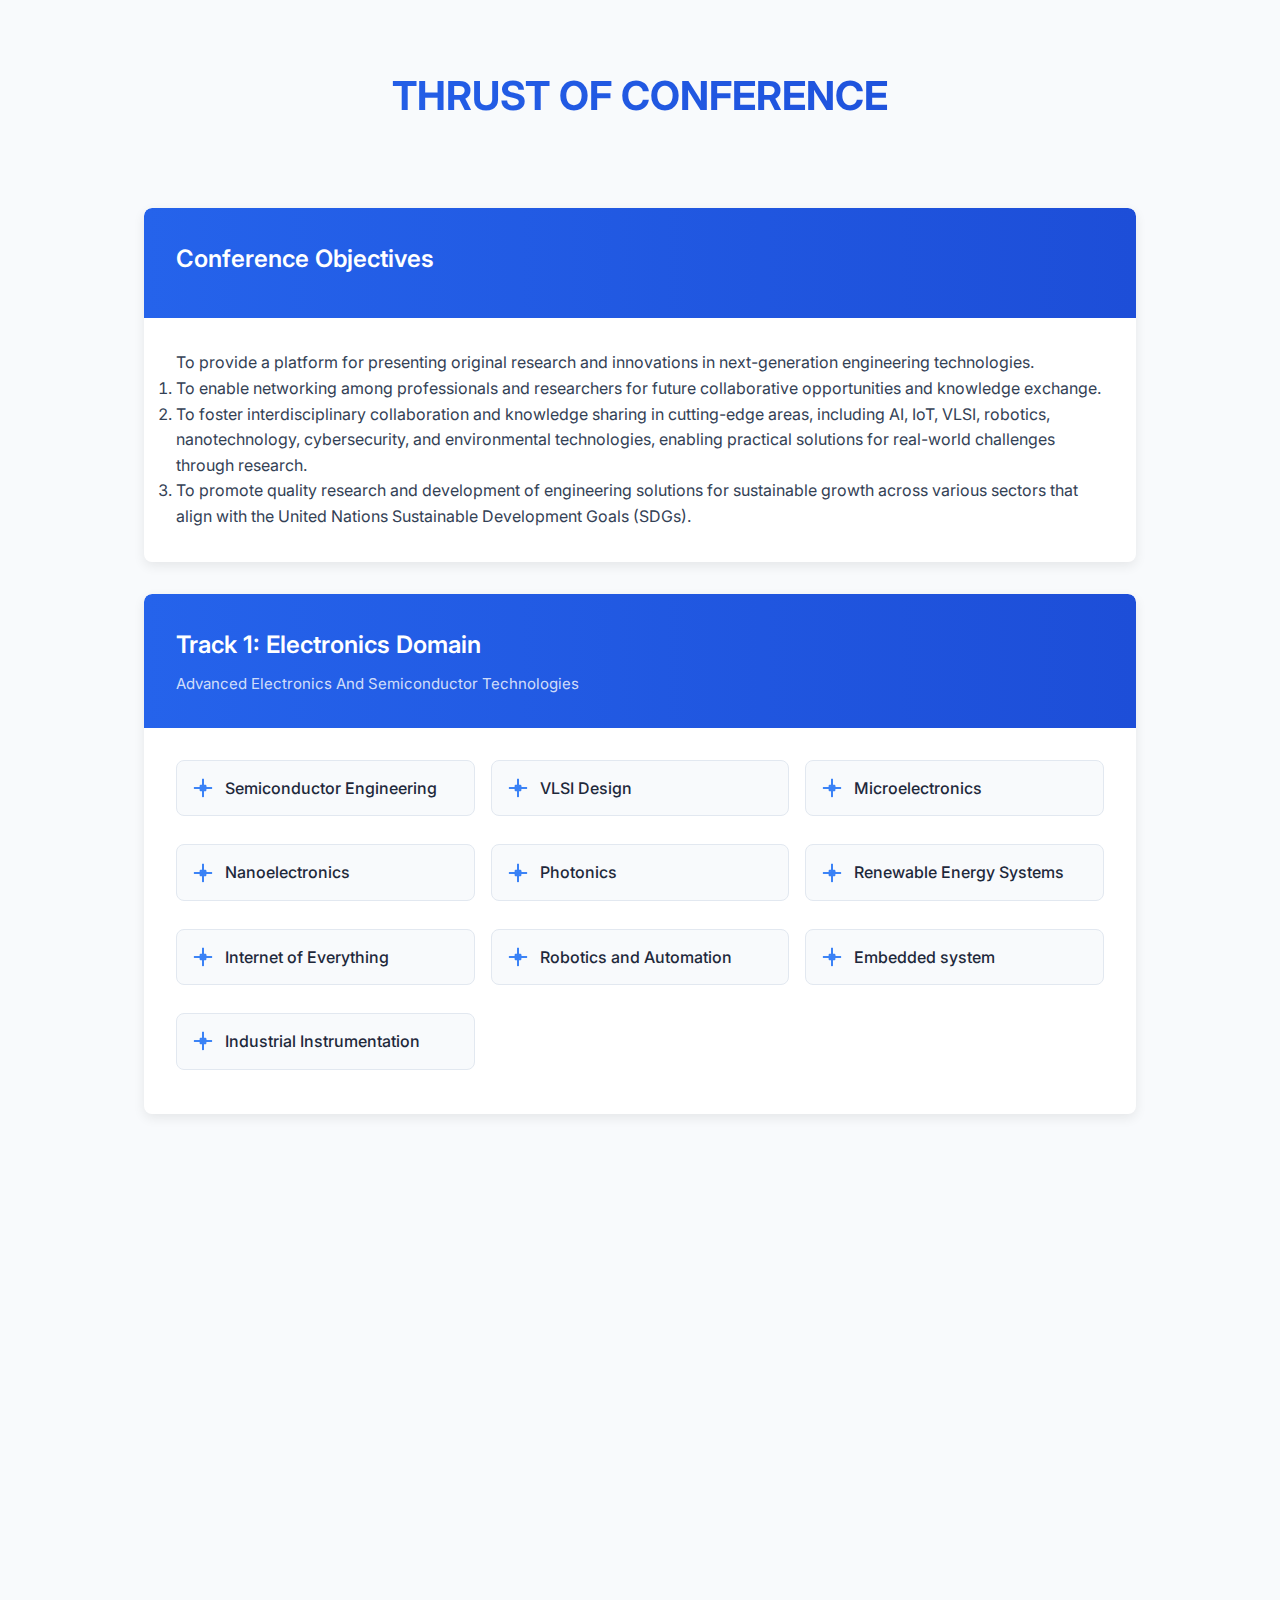
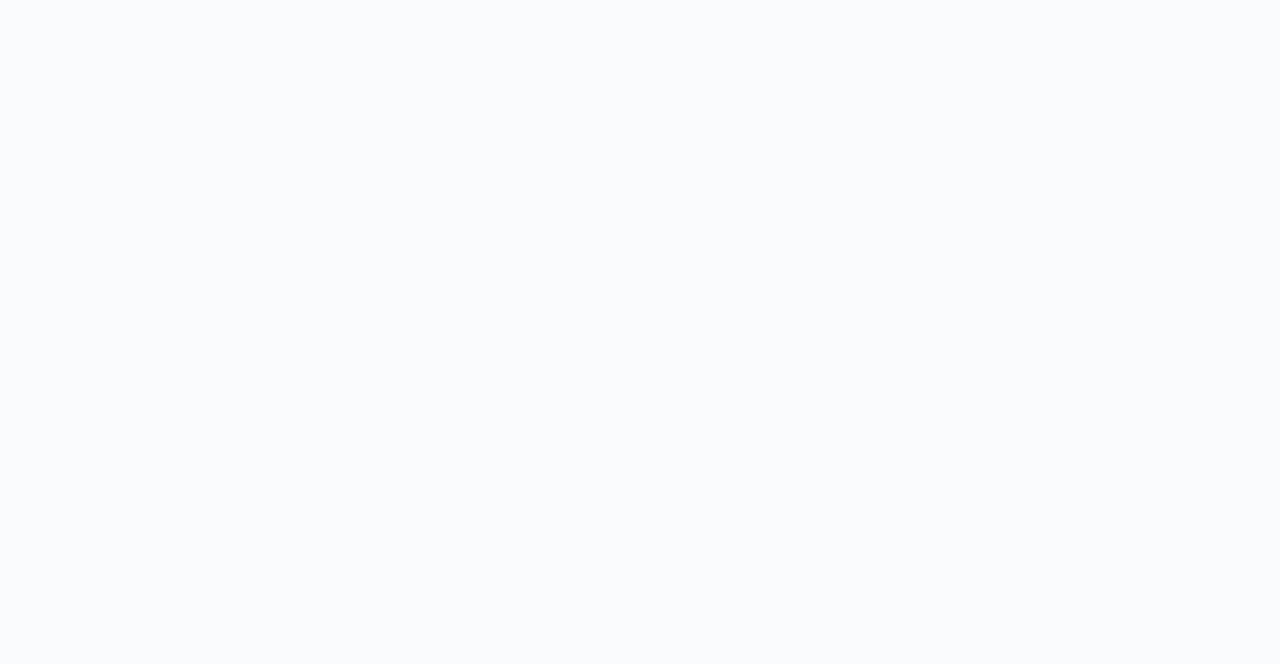
<file: Conference_tracks.html>
<!DOCTYPE html>
<html lang="en">
<head>
<meta charset="UTF-8" />
<meta name="viewport" content="width=device-width, initial-scale=1.0" />
<title>Conference Tracks - ICNEXTS'25</title>
<link rel="stylesheet" href="styles.css" />
<link rel="stylesheet" href="conference_tracks.css" />
<link href="https://fonts.googleapis.com/css2?family=Inter:wght@300;400;500;600;700&display=swap" rel="stylesheet">
</head>
<body>
<div id="header-placeholder"></div>

<div class="container">
<!-- Header Section -->
<div class="header-section">
    <h1>THRUST OF CONFERENCE</h1>
</div>

<!-- Thrust Content Card -->
<div class="card">
    <div class="card-header blue-gradient">
        <div class="card-header-content">
            <h2>Conference Objectives</h2>
        </div>
    </div>
    <div class="card-content">
        <div class="thrust-content">
            <p class="thrust-main">To provide a platform for presenting original research and innovations in next-generation engineering technologies.</p>
            <ol class="thrust-list">
                <li>To enable networking among professionals and researchers for future collaborative opportunities and knowledge exchange.</li>
                <li>To foster interdisciplinary collaboration and knowledge sharing in cutting-edge areas, including AI, IoT, VLSI, robotics, nanotechnology, cybersecurity, and environmental technologies, enabling practical solutions for real-world challenges through research.</li>
                <li>To promote quality research and development of engineering solutions for sustainable growth across various sectors that align with the United Nations Sustainable Development Goals (SDGs).</li>
            </ol>
        </div>
    </div>
</div>

<!-- Track 1: Electronics Domain -->
<div class="card">
    <div class="card-header blue-gradient">
        <div class="card-header-content">
            <h2>Track 1: Electronics Domain</h2>
        </div>
        <p class="card-description">Advanced Electronics And Semiconductor Technologies</p>
    </div>
    <div class="card-content">
        <div class="tracks-grid">
            <div class="track-item">
                <svg xmlns="http://www.w3.org/2000/svg" width="20" height="20" viewBox="0 0 24 24" fill="none" stroke="currentColor" stroke-width="2" stroke-linecap="round" stroke-linejoin="round" class="track-icon">
                    <path d="M12 2v20M2 12h20"/>
                    <path d="M12 6v12"/>
                    <path d="M6 12h12"/>
                    <path d="M9 9h6v6H9z"/>
                    <path d="M12 2v20"/>
                    <path d="M2 12h20"/>
                    <circle cx="12" cy="12" r="3"/>
                    <path d="M9 12l2 2 4-4"/>
                    <path d="M12 2v20"/>
                    <path d="M2 12h20"/>
                </svg>
                <h3>Semiconductor Engineering</h3>
            </div>
            <div class="track-item">
                <svg xmlns="http://www.w3.org/2000/svg" width="20" height="20" viewBox="0 0 24 24" fill="none" stroke="currentColor" stroke-width="2" stroke-linecap="round" stroke-linejoin="round" class="track-icon">
                    <path d="M12 2v20M2 12h20"/>
                    <path d="M12 6v12"/>
                    <path d="M6 12h12"/>
                    <path d="M9 9h6v6H9z"/>
                    <path d="M12 2v20"/>
                    <path d="M2 12h20"/>
                    <circle cx="12" cy="12" r="3"/>
                    <path d="M9 12l2 2 4-4"/>
                    <path d="M12 2v20"/>
                    <path d="M2 12h20"/>
                </svg>
                <h3>VLSI Design</h3>
            </div>
            <div class="track-item">
                <svg xmlns="http://www.w3.org/2000/svg" width="20" height="20" viewBox="0 0 24 24" fill="none" stroke="currentColor" stroke-width="2" stroke-linecap="round" stroke-linejoin="round" class="track-icon">
                    <path d="M12 2v20M2 12h20"/>
                    <path d="M12 6v12"/>
                    <path d="M6 12h12"/>
                    <path d="M9 9h6v6H9z"/>
                    <path d="M12 2v20"/>
                    <path d="M2 12h20"/>
                    <circle cx="12" cy="12" r="3"/>
                    <path d="M9 12l2 2 4-4"/>
                    <path d="M12 2v20"/>
                    <path d="M2 12h20"/>
                </svg>
                <h3>Microelectronics</h3>
            </div>
            <div class="track-item">
                <svg xmlns="http://www.w3.org/2000/svg" width="20" height="20" viewBox="0 0 24 24" fill="none" stroke="currentColor" stroke-width="2" stroke-linecap="round" stroke-linejoin="round" class="track-icon">
                    <path d="M12 2v20M2 12h20"/>
                    <path d="M12 6v12"/>
                    <path d="M6 12h12"/>
                    <path d="M9 9h6v6H9z"/>
                    <path d="M12 2v20"/>
                    <path d="M2 12h20"/>
                    <circle cx="12" cy="12" r="3"/>
                    <path d="M9 12l2 2 4-4"/>
                    <path d="M12 2v20"/>
                    <path d="M2 12h20"/>
                </svg>
                <h3>Nanoelectronics</h3>
            </div>
            <div class="track-item">
                <svg xmlns="http://www.w3.org/2000/svg" width="20" height="20" viewBox="0 0 24 24" fill="none" stroke="currentColor" stroke-width="2" stroke-linecap="round" stroke-linejoin="round" class="track-icon">
                    <path d="M12 2v20M2 12h20"/>
                    <path d="M12 6v12"/>
                    <path d="M6 12h12"/>
                    <path d="M9 9h6v6H9z"/>
                    <path d="M12 2v20"/>
                    <path d="M2 12h20"/>
                    <circle cx="12" cy="12" r="3"/>
                    <path d="M9 12l2 2 4-4"/>
                    <path d="M12 2v20"/>
                    <path d="M2 12h20"/>
                </svg>
                <h3>Photonics</h3>
            </div>
            <div class="track-item">
                <svg xmlns="http://www.w3.org/2000/svg" width="20" height="20" viewBox="0 0 24 24" fill="none" stroke="currentColor" stroke-width="2" stroke-linecap="round" stroke-linejoin="round" class="track-icon">
                    <path d="M12 2v20M2 12h20"/>
                    <path d="M12 6v12"/>
                    <path d="M6 12h12"/>
                    <path d="M9 9h6v6H9z"/>
                    <path d="M12 2v20"/>
                    <path d="M2 12h20"/>
                    <circle cx="12" cy="12" r="3"/>
                    <path d="M9 12l2 2 4-4"/>
                    <path d="M12 2v20"/>
                    <path d="M2 12h20"/>
                </svg>
                <h3>Renewable Energy Systems</h3>
            </div>
            <div class="track-item">
                <svg xmlns="http://www.w3.org/2000/svg" width="20" height="20" viewBox="0 0 24 24" fill="none" stroke="currentColor" stroke-width="2" stroke-linecap="round" stroke-linejoin="round" class="track-icon">
                    <path d="M12 2v20M2 12h20"/>
                    <path d="M12 6v12"/>
                    <path d="M6 12h12"/>
                    <path d="M9 9h6v6H9z"/>
                    <path d="M12 2v20"/>
                    <path d="M2 12h20"/>
                    <circle cx="12" cy="12" r="3"/>
                    <path d="M9 12l2 2 4-4"/>
                    <path d="M12 2v20"/>
                    <path d="M2 12h20"/>
                </svg>
                <h3>Internet of Everything</h3>
            </div>
            <div class="track-item">
                <svg xmlns="http://www.w3.org/2000/svg" width="20" height="20" viewBox="0 0 24 24" fill="none" stroke="currentColor" stroke-width="2" stroke-linecap="round" stroke-linejoin="round" class="track-icon">
                    <path d="M12 2v20M2 12h20"/>
                    <path d="M12 6v12"/>
                    <path d="M6 12h12"/>
                    <path d="M9 9h6v6H9z"/>
                    <path d="M12 2v20"/>
                    <path d="M2 12h20"/>
                    <circle cx="12" cy="12" r="3"/>
                    <path d="M9 12l2 2 4-4"/>
                    <path d="M12 2v20"/>
                    <path d="M2 12h20"/>
                </svg>
                <h3>Robotics and Automation</h3>
            </div>
            <div class="track-item">
                <svg xmlns="http://www.w3.org/2000/svg" width="20" height="20" viewBox="0 0 24 24" fill="none" stroke="currentColor" stroke-width="2" stroke-linecap="round" stroke-linejoin="round" class="track-icon">
                    <path d="M12 2v20M2 12h20"/>
                    <path d="M12 6v12"/>
                    <path d="M6 12h12"/>
                    <path d="M9 9h6v6H9z"/>
                    <path d="M12 2v20"/>
                    <path d="M2 12h20"/>
                    <circle cx="12" cy="12" r="3"/>
                    <path d="M9 12l2 2 4-4"/>
                    <path d="M12 2v20"/>
                    <path d="M2 12h20"/>
                </svg>
                <h3>Embedded system</h3>
            </div>
            <div class="track-item">
                <svg xmlns="http://www.w3.org/2000/svg" width="20" height="20" viewBox="0 0 24 24" fill="none" stroke="currentColor" stroke-width="2" stroke-linecap="round" stroke-linejoin="round" class="track-icon">
                    <path d="M12 2v20M2 12h20"/>
                    <path d="M12 6v12"/>
                    <path d="M6 12h12"/>
                    <path d="M9 9h6v6H9z"/>
                    <path d="M12 2v20"/>
                    <path d="M2 12h20"/>
                    <circle cx="12" cy="12" r="3"/>
                    <path d="M9 12l2 2 4-4"/>
                    <path d="M12 2v20"/>
                    <path d="M2 12h20"/>
                </svg>
                <h3>Industrial Instrumentation</h3>
            </div>
        </div>
    </div>
</div>

<!-- Track 2: Communication Domain -->
<div class="card">
    <div class="card-header blue-gradient">
        <div class="card-header-content">
            <h2>Track 2: Communication Domain</h2>
        </div>
        <p class="card-description">Next-Generation Communication Technologies And Networks</p>
    </div>
    <div class="card-content">
        <div class="tracks-grid">
            <div class="track-item">
                <svg xmlns="http://www.w3.org/2000/svg" width="20" height="20" viewBox="0 0 24 24" fill="none" stroke="currentColor" stroke-width="2" stroke-linecap="round" stroke-linejoin="round" class="track-icon">
                    <path d="M12 2v20M2 12h20"/>
                    <path d="M12 6v12"/>
                    <path d="M6 12h12"/>
                    <path d="M9 9h6v6H9z"/>
                    <path d="M12 2v20"/>
                    <path d="M2 12h20"/>
                    <circle cx="12" cy="12" r="3"/>
                    <path d="M9 12l2 2 4-4"/>
                    <path d="M12 2v20"/>
                    <path d="M2 12h20"/>
                </svg>
                <h3>Signal Processing</h3>
            </div>
            <div class="track-item">
                <svg xmlns="http://www.w3.org/2000/svg" width="20" height="20" viewBox="0 0 24 24" fill="none" stroke="currentColor" stroke-width="2" stroke-linecap="round" stroke-linejoin="round" class="track-icon">
                    <path d="M12 2v20M2 12h20"/>
                    <path d="M12 6v12"/>
                    <path d="M6 12h12"/>
                    <path d="M9 9h6v6H9z"/>
                    <path d="M12 2v20"/>
                    <path d="M2 12h20"/>
                    <circle cx="12" cy="12" r="3"/>
                    <path d="M9 12l2 2 4-4"/>
                    <path d="M12 2v20"/>
                    <path d="M2 12h20"/>
                </svg>
                <h3>Cognitive Radio Networks</h3>
            </div>
            <div class="track-item">
                <svg xmlns="http://www.w3.org/2000/svg" width="20" height="20" viewBox="0 0 24 24" fill="none" stroke="currentColor" stroke-width="2" stroke-linecap="round" stroke-linejoin="round" class="track-icon">
                    <path d="M12 2v20M2 12h20"/>
                    <path d="M12 6v12"/>
                    <path d="M6 12h12"/>
                    <path d="M9 9h6v6H9z"/>
                    <path d="M12 2v20"/>
                    <path d="M2 12h20"/>
                    <circle cx="12" cy="12" r="3"/>
                    <path d="M9 12l2 2 4-4"/>
                    <path d="M12 2v20"/>
                    <path d="M2 12h20"/>
                </svg>
                <h3>Optical Networks</h3>
            </div>
            <div class="track-item">
                <svg xmlns="http://www.w3.org/2000/svg" width="20" height="20" viewBox="0 0 24 24" fill="none" stroke="currentColor" stroke-width="2" stroke-linecap="round" stroke-linejoin="round" class="track-icon">
                    <path d="M12 2v20M2 12h20"/>
                    <path d="M12 6v12"/>
                    <path d="M6 12h12"/>
                    <path d="M9 9h6v6H9z"/>
                    <path d="M12 2v20"/>
                    <path d="M2 12h20"/>
                    <circle cx="12" cy="12" r="3"/>
                    <path d="M9 12l2 2 4-4"/>
                    <path d="M12 2v20"/>
                    <path d="M2 12h20"/>
                </svg>
                <h3>Mobile Communication</h3>
            </div>
            <div class="track-item">
                <svg xmlns="http://www.w3.org/2000/svg" width="20" height="20" viewBox="0 0 24 24" fill="none" stroke="currentColor" stroke-width="2" stroke-linecap="round" stroke-linejoin="round" class="track-icon">
                    <path d="M12 2v20M2 12h20"/>
                    <path d="M12 6v12"/>
                    <path d="M6 12h12"/>
                    <path d="M9 9h6v6H9z"/>
                    <path d="M12 2v20"/>
                    <path d="M2 12h20"/>
                    <circle cx="12" cy="12" r="3"/>
                    <path d="M9 12l2 2 4-4"/>
                    <path d="M12 2v20"/>
                    <path d="M2 12h20"/>
                </svg>
                <h3>Green Communication</h3>
            </div>
            <div class="track-item">
                <svg xmlns="http://www.w3.org/2000/svg" width="20" height="20" viewBox="0 0 24 24" fill="none" stroke="currentColor" stroke-width="2" stroke-linecap="round" stroke-linejoin="round" class="track-icon">
                    <path d="M12 2v20M2 12h20"/>
                    <path d="M12 6v12"/>
                    <path d="M6 12h12"/>
                    <path d="M9 9h6v6H9z"/>
                    <path d="M12 2v20"/>
                    <path d="M2 12h20"/>
                    <circle cx="12" cy="12" r="3"/>
                    <path d="M9 12l2 2 4-4"/>
                    <path d="M12 2v20"/>
                    <path d="M2 12h20"/>
                </svg>
                <h3>Wireless Sensor Networks</h3>
            </div>
            <div class="track-item">
                <svg xmlns="http://www.w3.org/2000/svg" width="20" height="20" viewBox="0 0 24 24" fill="none" stroke="currentColor" stroke-width="2" stroke-linecap="round" stroke-linejoin="round" class="track-icon">
                    <path d="M12 2v20M2 12h20"/>
                    <path d="M12 6v12"/>
                    <path d="M6 12h12"/>
                    <path d="M9 9h6v6H9z"/>
                    <path d="M12 2v20"/>
                    <path d="M2 12h20"/>
                    <circle cx="12" cy="12" r="3"/>
                    <path d="M9 12l2 2 4-4"/>
                    <path d="M12 2v20"/>
                    <path d="M2 12h20"/>
                </svg>
                <h3>5G & 6G Technologies</h3>
            </div>
            <div class="track-item">
                <svg xmlns="http://www.w3.org/2000/svg" width="20" height="20" viewBox="0 0 24 24" fill="none" stroke="currentColor" stroke-width="2" stroke-linecap="round" stroke-linejoin="round" class="track-icon">
                    <path d="M12 2v20M2 12h20"/>
                    <path d="M12 6v12"/>
                    <path d="M6 12h12"/>
                    <path d="M9 9h6v6H9z"/>
                    <path d="M12 2v20"/>
                    <path d="M2 12h20"/>
                    <circle cx="12" cy="12" r="3"/>
                    <path d="M9 12l2 2 4-4"/>
                    <path d="M12 2v20"/>
                    <path d="M2 12h20"/>
                </svg>
                <h3>Antenna Design & Smart RF Systems</h3>
            </div>
            <div class="track-item">
                <svg xmlns="http://www.w3.org/2000/svg" width="20" height="20" viewBox="0 0 24 24" fill="none" stroke="currentColor" stroke-width="2" stroke-linecap="round" stroke-linejoin="round" class="track-icon">
                    <path d="M12 2v20M2 12h20"/>
                    <path d="M12 6v12"/>
                    <path d="M6 12h12"/>
                    <path d="M9 9h6v6H9z"/>
                    <path d="M12 2v20"/>
                    <path d="M2 12h20"/>
                    <circle cx="12" cy="12" r="3"/>
                    <path d="M9 12l2 2 4-4"/>
                    <path d="M12 2v20"/>
                    <path d="M2 12h20"/>
                </svg>
                <h3>Space Technology and Satellite Applications</h3>
            </div>
        </div>
    </div>
</div>

<!-- Track 3: Computer Domain -->
<div class="card">
    <div class="card-header blue-gradient">
        <div class="card-header-content">
            <h2>Track 3: Computer Domain</h2>
        </div>
        <p class="card-description">Artificial Intelligence, Computing Technologies and Digital Innovation</p>
    </div>
    <div class="card-content">
        <div class="tracks-grid">
            <div class="track-item">
                <svg xmlns="http://www.w3.org/2000/svg" width="20" height="20" viewBox="0 0 24 24" fill="none" stroke="currentColor" stroke-width="2" stroke-linecap="round" stroke-linejoin="round" class="track-icon">
                    <path d="M12 2v20M2 12h20"/>
                    <path d="M12 6v12"/>
                    <path d="M6 12h12"/>
                    <path d="M9 9h6v6H9z"/>
                    <path d="M12 2v20"/>
                    <path d="M2 12h20"/>
                    <circle cx="12" cy="12" r="3"/>
                    <path d="M9 12l2 2 4-4"/>
                    <path d="M12 2v20"/>
                    <path d="M2 12h20"/>
                </svg>
                <h3>Image Processing</h3>
            </div>
            <div class="track-item">
                <svg xmlns="http://www.w3.org/2000/svg" width="20" height="20" viewBox="0 0 24 24" fill="none" stroke="currentColor" stroke-width="2" stroke-linecap="round" stroke-linejoin="round" class="track-icon">
                    <path d="M12 2v20M2 12h20"/>
                    <path d="M12 6v12"/>
                    <path d="M6 12h12"/>
                    <path d="M9 9h6v6H9z"/>
                    <path d="M12 2v20"/>
                    <path d="M2 12h20"/>
                    <circle cx="12" cy="12" r="3"/>
                    <path d="M9 12l2 2 4-4"/>
                    <path d="M12 2v20"/>
                    <path d="M2 12h20"/>
                </svg>
                <h3>Computer Vision</h3>
            </div>
            <div class="track-item">
                <svg xmlns="http://www.w3.org/2000/svg" width="20" height="20" viewBox="0 0 24 24" fill="none" stroke="currentColor" stroke-width="2" stroke-linecap="round" stroke-linejoin="round" class="track-icon">
                    <path d="M12 2v20M2 12h20"/>
                    <path d="M12 6v12"/>
                    <path d="M6 12h12"/>
                    <path d="M9 9h6v6H9z"/>
                    <path d="M12 2v20"/>
                    <path d="M2 12h20"/>
                    <circle cx="12" cy="12" r="3"/>
                    <path d="M9 12l2 2 4-4"/>
                    <path d="M12 2v20"/>
                    <path d="M2 12h20"/>
                </svg>
                <h3>Cloud and Edge Computing</h3>
            </div>
            <div class="track-item">
                <svg xmlns="http://www.w3.org/2000/svg" width="20" height="20" viewBox="0 0 24 24" fill="none" stroke="currentColor" stroke-width="2" stroke-linecap="round" stroke-linejoin="round" class="track-icon">
                    <path d="M12 2v20M2 12h20"/>
                    <path d="M12 6v12"/>
                    <path d="M6 12h12"/>
                    <path d="M9 9h6v6H9z"/>
                    <path d="M12 2v20"/>
                    <path d="M2 12h20"/>
                    <circle cx="12" cy="12" r="3"/>
                    <path d="M9 12l2 2 4-4"/>
                    <path d="M12 2v20"/>
                    <path d="M2 12h20"/>
                </svg>
                <h3>Big Data Analytics and Data Science</h3>
            </div>
            <div class="track-item">
                <svg xmlns="http://www.w3.org/2000/svg" width="20" height="20" viewBox="0 0 24 24" fill="none" stroke="currentColor" stroke-width="2" stroke-linecap="round" stroke-linejoin="round" class="track-icon">
                    <path d="M12 2v20M2 12h20"/>
                    <path d="M12 6v12"/>
                    <path d="M6 12h12"/>
                    <path d="M9 9h6v6H9z"/>
                    <path d="M12 2v20"/>
                    <path d="M2 12h20"/>
                    <circle cx="12" cy="12" r="3"/>
                    <path d="M9 12l2 2 4-4"/>
                    <path d="M12 2v20"/>
                    <path d="M2 12h20"/>
                </svg>
                <h3>Machine Learning & Deep Learning</h3>
            </div>
            <div class="track-item">
                <svg xmlns="http://www.w3.org/2000/svg" width="20" height="20" viewBox="0 0 24 24" fill="none" stroke="currentColor" stroke-width="2" stroke-linecap="round" stroke-linejoin="round" class="track-icon">
                    <path d="M12 2v20M2 12h20"/>
                    <path d="M12 6v12"/>
                    <path d="M6 12h12"/>
                    <path d="M9 9h6v6H9z"/>
                    <path d="M12 2v20"/>
                    <path d="M2 12h20"/>
                    <circle cx="12" cy="12" r="3"/>
                    <path d="M9 12l2 2 4-4"/>
                    <path d="M12 2v20"/>
                    <path d="M2 12h20"/>
                </svg>
                <h3>AI in Healthcare</h3>
            </div>
            <div class="track-item">
                <svg xmlns="http://www.w3.org/2000/svg" width="20" height="20" viewBox="0 0 24 24" fill="none" stroke="currentColor" stroke-width="2" stroke-linecap="round" stroke-linejoin="round" class="track-icon">
                    <path d="M12 2v20M2 12h20"/>
                    <path d="M12 6v12"/>
                    <path d="M6 12h12"/>
                    <path d="M9 9h6v6H9z"/>
                    <path d="M12 2v20"/>
                    <path d="M2 12h20"/>
                    <circle cx="12" cy="12" r="3"/>
                    <path d="M9 12l2 2 4-4"/>
                    <path d="M12 2v20"/>
                    <path d="M2 12h20"/>
                </svg>
                <h3>Cybersecurity & Data Privacy</h3>
            </div>
            <div class="track-item">
                <svg xmlns="http://www.w3.org/2000/svg" width="20" height="20" viewBox="0 0 24 24" fill="none" stroke="currentColor" stroke-width="2" stroke-linecap="round" stroke-linejoin="round" class="track-icon">
                    <path d="M12 2v20M2 12h20"/>
                    <path d="M12 6v12"/>
                    <path d="M6 12h12"/>
                    <path d="M9 9h6v6H9z"/>
                    <path d="M12 2v20"/>
                    <path d="M2 12h20"/>
                    <circle cx="12" cy="12" r="3"/>
                    <path d="M9 12l2 2 4-4"/>
                    <path d="M12 2v20"/>
                    <path d="M2 12h20"/>
                </svg>
                <h3>Blockchain</h3>
            </div>
            <div class="track-item">
                <svg xmlns="http://www.w3.org/2000/svg" width="20" height="20" viewBox="0 0 24 24" fill="none" stroke="currentColor" stroke-width="2" stroke-linecap="round" stroke-linejoin="round" class="track-icon">
                    <path d="M12 2v20M2 12h20"/>
                    <path d="M12 6v12"/>
                    <path d="M6 12h12"/>
                    <path d="M9 9h6v6H9z"/>
                    <path d="M12 2v20"/>
                    <path d="M2 12h20"/>
                    <circle cx="12" cy="12" r="3"/>
                    <path d="M9 12l2 2 4-4"/>
                    <path d="M12 2v20"/>
                    <path d="M2 12h20"/>
                </svg>
                <h3>Augmented Virtual Reality</h3>
            </div>
            <div class="track-item">
                <svg xmlns="http://www.w3.org/2000/svg" width="20" height="20" viewBox="0 0 24 24" fill="none" stroke="currentColor" stroke-width="2" stroke-linecap="round" stroke-linejoin="round" class="track-icon">
                    <path d="M12 2v20M2 12h20"/>
                    <path d="M12 6v12"/>
                    <path d="M6 12h12"/>
                    <path d="M9 9h6v6H9z"/>
                    <path d="M12 2v20"/>
                    <path d="M2 12h20"/>
                    <circle cx="12" cy="12" r="3"/>
                    <path d="M9 12l2 2 4-4"/>
                    <path d="M12 2v20"/>
                    <path d="M2 12h20"/>
                </svg>
                <h3>Quantum Computing</h3>
            </div>
            <div class="track-item">
                <svg xmlns="http://www.w3.org/2000/svg" width="20" height="20" viewBox="0 0 24 24" fill="none" stroke="currentColor" stroke-width="2" stroke-linecap="round" stroke-linejoin="round" class="track-icon">
                    <path d="M12 2v20M2 12h20"/>
                    <path d="M12 6v12"/>
                    <path d="M6 12h12"/>
                    <path d="M9 9h6v6H9z"/>
                    <path d="M12 2v20"/>
                    <path d="M2 12h20"/>
                    <circle cx="12" cy="12" r="3"/>
                    <path d="M9 12l2 2 4-4"/>
                    <path d="M12 2v20"/>
                    <path d="M2 12h20"/>
                </svg>
                <h3>Web & Mobile App Development</h3>
            </div>
        </div>
    </div>
</div>
</div>

<div id="footer-placeholder"></div>
<script src="script.js"></script>
</body>
</html>
</file>
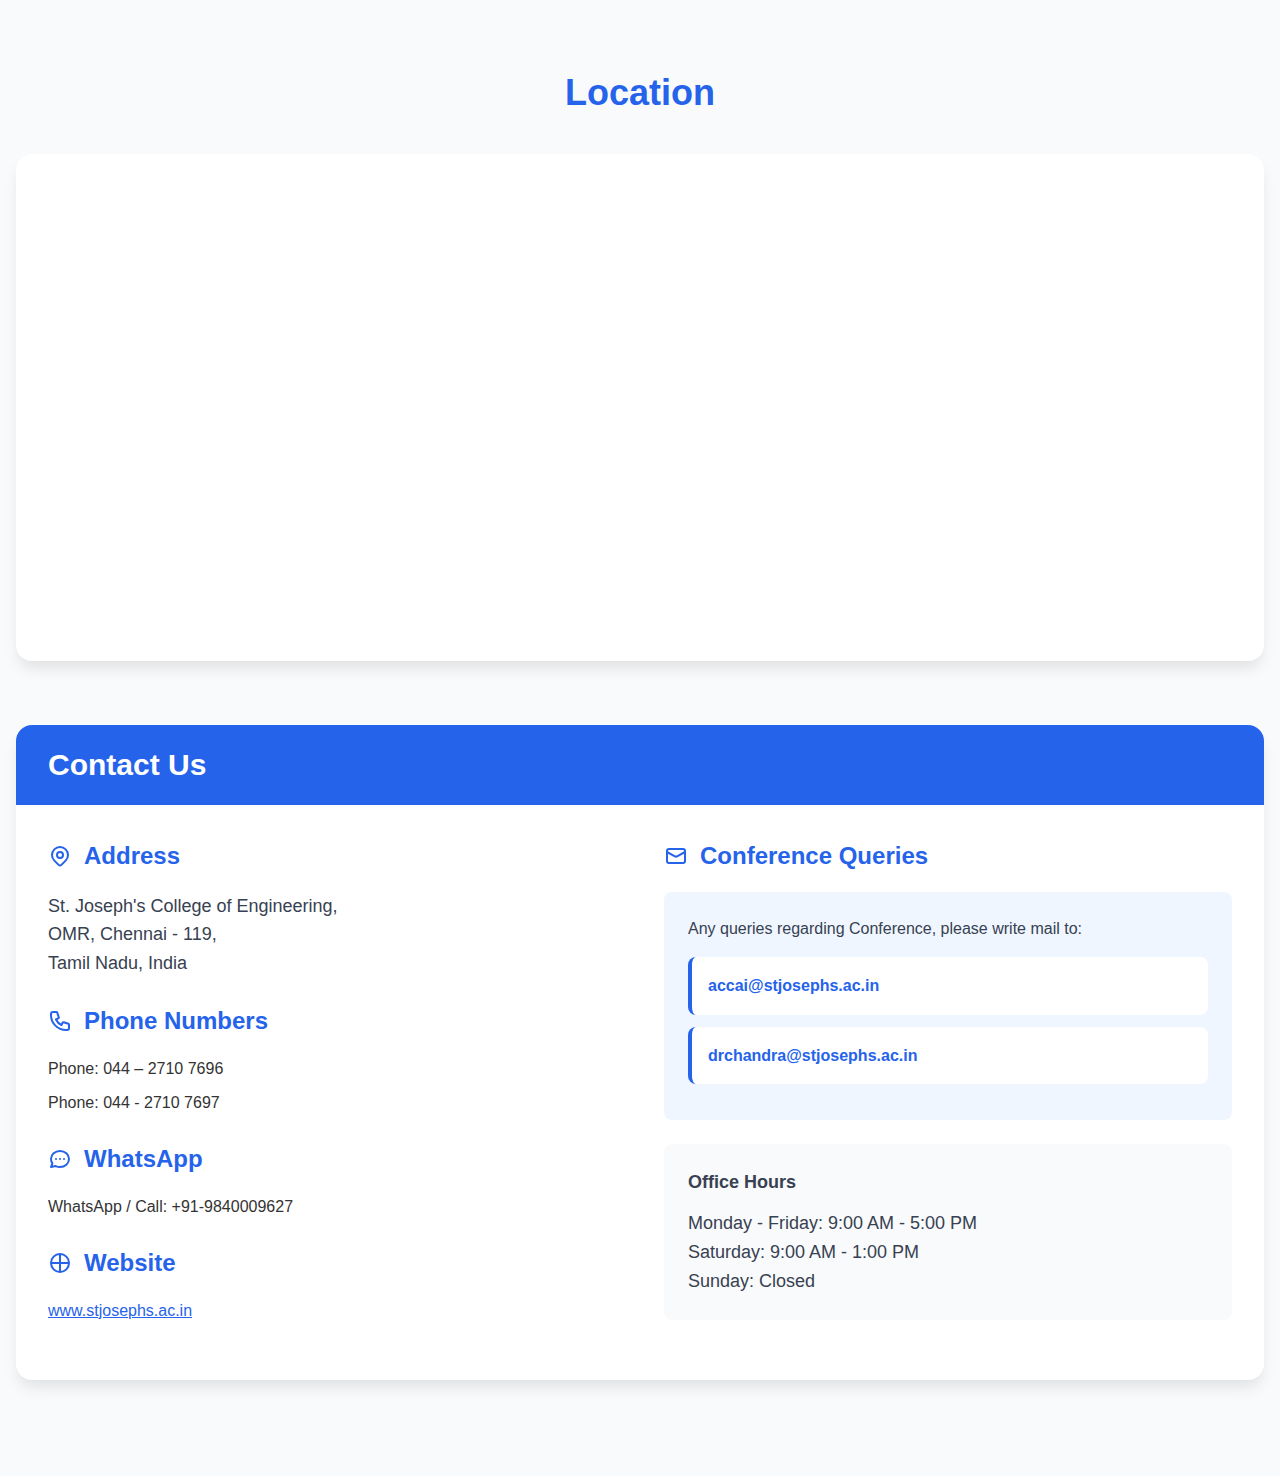
<file: contact.html>
<!DOCTYPE html>
<html lang="en">
<head>
<meta charset="UTF-8">
<meta name="viewport" content="width=device-width, initial-scale=1.0">
<title>Contact - ICNEXTS'25</title>
<link rel="stylesheet" href="styles.css">
</head>
<body>
<div id="header-placeholder"></div>

<!-- Main Content -->
<main class="contact-main">
    <div class="content-container">
        <!-- Location Section -->
        <div style="margin-bottom: 4rem;">
            <div class="text-center" style="margin-bottom: 2rem;">
                <h1 style="font-size: 2.25rem; font-weight: bold; color: #2563eb; margin-bottom: 1rem;">Location</h1>
            </div>

            <!-- Google Maps Embed -->
            <div class="map-container">
                <iframe
                    src="https://www.google.com/maps/embed?pb=!1m18!1m12!1m3!1d3888.0234567890123!2d80.2158523!3d12.8698765!2m3!1f0!2f0!3f0!3m2!1i1024!2i768!4f13.1!3m3!1m2!1s0x3a525bbeb0b2eeb7%3A0x2cb8fc0ae9b16ed5!2sSt%20Joseph's%20College%20Of%20Engineering!5e0!3m2!1sen!2sin!4v1642678901234!5m2!1sen!2sin"
                    class="map-frame"
                    allowfullscreen
                    loading="lazy"
                    referrerpolicy="no-referrer-when-downgrade"
                    title="St. Joseph's College of Engineering Location">
                </iframe>
            </div>
        </div>

        <!-- Contact Us Section -->
        <div class="card">
            <div class="card-header">
                <h2 class="card-title">Contact Us</h2>
            </div>

            <div class="card-content">
                <div class="contact-grid">
                    <!-- Address and Contact Details -->
                    <div>
                        <div class="contact-section">
                            <h3 class="contact-title">
                                <svg class="contact-icon" fill="none" stroke="currentColor" viewBox="0 0 24 24">
                                    <path stroke-linecap="round" stroke-linejoin="round" stroke-width="2" d="M17.657 16.657L13.414 20.9a1.998 1.998 0 01-2.827 0l-4.244-4.243a8 8 0 1111.314 0z"></path>
                                    <path stroke-linecap="round" stroke-linejoin="round" stroke-width="2" d="M15 11a3 3 0 11-6 0 3 3 0 016 0z"></path>
                                </svg>
                                Address
                            </h3>
                            <p class="contact-text">
                                St. Joseph's College of Engineering,<br>
                                OMR, Chennai - 119,<br>
                                Tamil Nadu, India
                            </p>
                        </div>

                        <div class="contact-section">
                            <h3 class="contact-title">
                                <svg class="contact-icon" fill="none" stroke="currentColor" viewBox="0 0 24 24">
                                    <path stroke-linecap="round" stroke-linejoin="round" stroke-width="2" d="M3 5a2 2 0 012-2h3.28a1 1 0 01.948.684l1.498 4.493a1 1 0 01-.502 1.21l-2.257 1.13a11.042 11.042 0 005.516 5.516l1.13-2.257a1 1 0 011.21-.502l4.493 1.498a1 1 0 01.684.949V19a2 2 0 01-2 2h-1C9.716 21 3 14.284 3 6V5z"></path>
                                </svg>
                                Phone Numbers
                            </h3>
                            <div>
                                <p class="contact-info">Phone: 044 – 2710 7696</p>
                                <p class="contact-info">Phone: 044 - 2710 7697</p>
                            </div>
                        </div>

                        <div class="contact-section">
                            <h3 class="contact-title">
                                <svg class="contact-icon" fill="none" stroke="currentColor" viewBox="0 0 24 24">
                                    <path stroke-linecap="round" stroke-linejoin="round" stroke-width="2" d="M8 12h.01M12 12h.01M16 12h.01M21 12c0 4.418-4.03 8-9 8a9.863 9.863 0 01-4.255-.949L3 20l1.395-3.72C3.512 15.042 3 13.574 3 12c0-4.418 4.03-8 9-8s9 3.582 9 8z"></path>
                                </svg>
                                WhatsApp
                            </h3>
                            <p class="contact-info">WhatsApp / Call: +91-9840009627</p>
                        </div>

                        <div class="contact-section">
                            <h3 class="contact-title">
                                <svg class="contact-icon" fill="none" stroke="currentColor" viewBox="0 0 24 24">
                                    <path stroke-linecap="round" stroke-linejoin="round" stroke-width="2" d="M21 12a9 9 0 01-9 9m9-9a9 9 0 00-9-9m9 9H3m9 9v-9m0-9v9m0 9c-5 0-9-4-9-9s4-9 9-9"></path>
                                </svg>
                                Website
                            </h3>
                            <a href="https://www.stjosephs.ac.in" target="_blank" class="contact-link">
                                www.stjosephs.ac.in
                            </a>
                        </div>
                    </div>

                    <!-- Conference Queries -->
                    <div>
                        <div class="contact-section">
                            <h3 class="contact-title">
                                <svg class="contact-icon" fill="none" stroke="currentColor" viewBox="0 0 24 24">
                                    <path stroke-linecap="round" stroke-linejoin="round" stroke-width="2" d="M3 8l7.89 4.26a2 2 0 002.22 0L21 8M5 19h14a2 2 0 002-2V7a2 2 0 00-2-2H5a2 2 0 00-2 2v10a2 2 0 002 2z"></path>
                                </svg>
                                Conference Queries
                            </h3>
                            <div class="query-box">
                                <p class="query-text">
                                    Any queries regarding Conference, please write mail to:
                                </p>
                                <div>
                                    <div class="email-box">
                                        <p class="email-text">accai@stjosephs.ac.in</p>
                                    </div>
                                    <div class="email-box">
                                        <p class="email-text">drchandra@stjosephs.ac.in</p>
                                    </div>
                                </div>
                            </div>
                        </div>

                        <!-- Additional Information -->
                        <div class="office-hours">
                            <h4 class="office-title">Office Hours</h4>
                            <p class="contact-text">
                                Monday - Friday: 9:00 AM - 5:00 PM<br>
                                Saturday: 9:00 AM - 1:00 PM<br>
                                Sunday: Closed
                            </p>
                        </div>
                    </div>
                </div>
            </div>
        </div>
    </div>
</main>

<div id="footer-placeholder"></div>
<script src="script.js"></script>
</body>
</html>
</file>
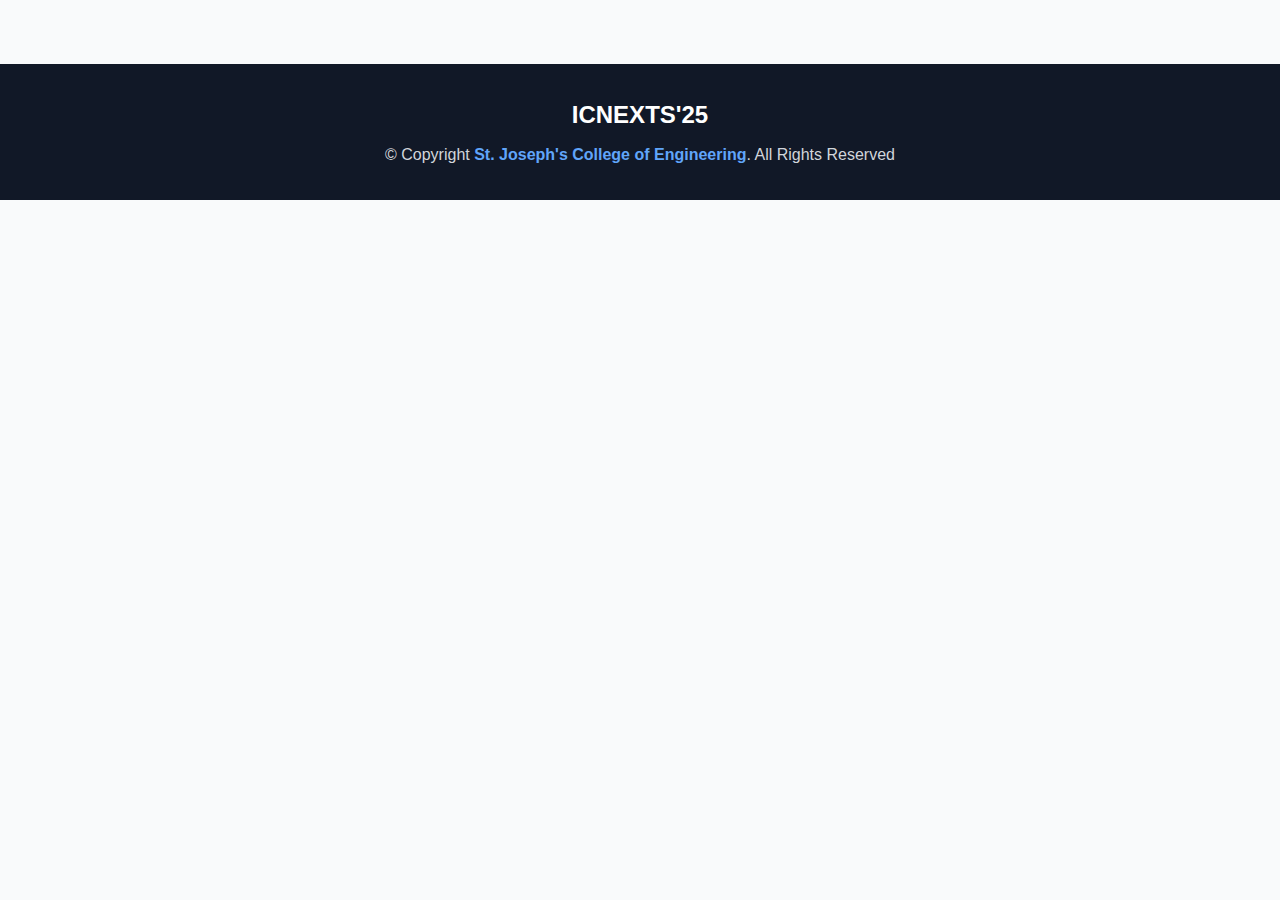
<file: footer.html>
<!DOCTYPE html>
<html lang="en">
<head>
    <meta charset="UTF-8">
    <meta name="viewport" content="width=device-width, initial-scale=1.0">
    <title>Footer - ICNEXTS'25</title>
    <link rel="stylesheet" href="styles.css">
</head>
<body>
    <footer class="footer">
        <div class="footer-content">
            <h3 class="footer-title">ICNEXTS'25</h3>
            <p class="footer-text">
                © Copyright <span class="footer-highlight">St. Joseph's College of Engineering</span>. All Rights Reserved
            </p>
        </div>
    </footer>
</body>
</html>
</file>
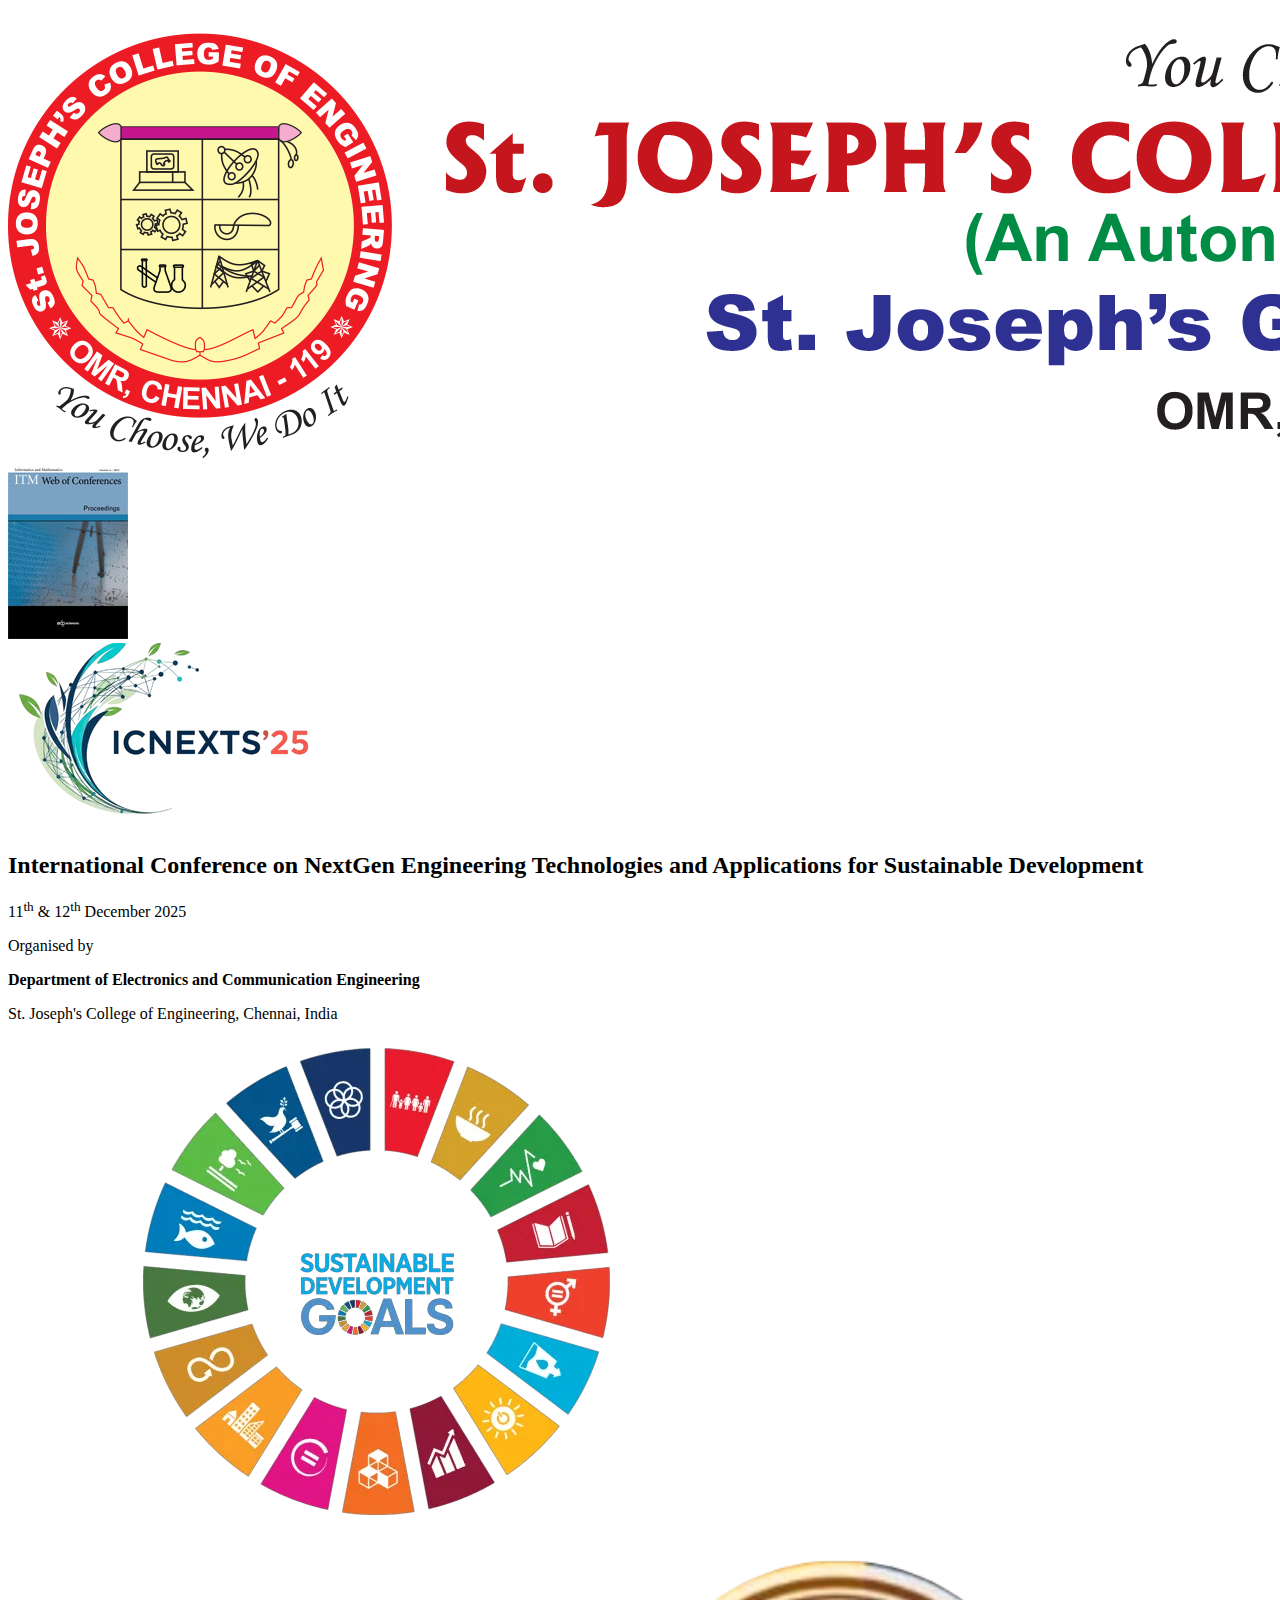
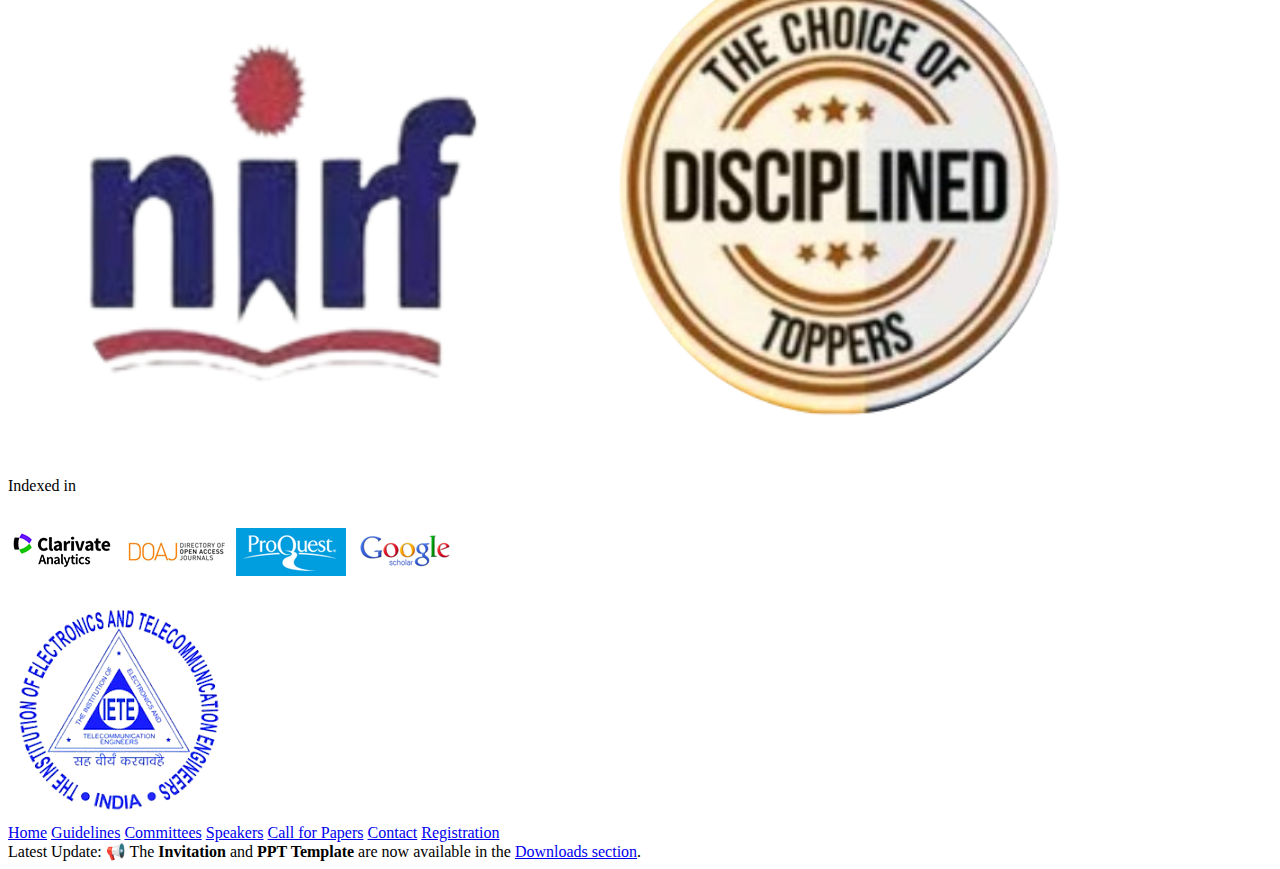
<file: header.html>
<!DOCTYPE html>
<html lang="en">
<head>
<meta charset="UTF-8">
<meta name="viewport" content="width=device-width, initial-scale=1.0">
<title>ICNEXTS'25 - Header</title>
<!-- No styles.css here, as it will be loaded by the parent page -->
</head>
<body>
<header class="header">
    <!-- Added top banner image section for full-width college header -->
    <div class="header-top-banner">
        <img src="ENGG-HEADER.png" alt="ICNEXTS'25 Conference Banner" class="top-banner-image">
    </div>

    <!-- Main Header Section -->
    <div class="header-main">
        <div class="header-content">
            <!-- Restructured layout to position cover image at left edge and center main content -->
            <!-- Conference Cover Image positioned at leftmost edge -->
            <div class="cover-image-container">
                <img src="itmconf_cover.jpg" alt="ITM Conference Cover" class="cover-image">
            </div>

            <!-- Main content container for centered elements -->
            <div class="main-content-container">
                <!-- Conference Title -->
                <div class="title-container">
                    <div class="logo-title-container">
                        <img src="logo.png" alt="ICNEXTS'25 Conference Logo" class="conference-logo">
                    </div>
                    <!-- Made conference title bold and highly highlighted -->
                    <h2 class="subtitle conference-title-highlight">
                        International Conference on NextGen Engineering Technologies and Applications for Sustainable Development
                    </h2>
                    <p class="conference-date">11<sup>th</sup> & 12<sup>th</sup> December 2025</p>
                    <p class="organized-by">Organised by</p>
                    <!-- Updated department name and made it bold -->
                    <p class="department-name"><strong>Department of Electronics and Communication Engineering</strong></p>
                    <p class="college-name">St. Joseph's College of Engineering, Chennai, India</p>
                    
                    <!-- Added SDG Goals logo above the indexed section -->
                    <div class="sdg-container">
                        <img src="sdg_logo.webp" alt="UN SDG Goals" class="sdg-logo">
                        <img src="nirf.png" alt="UN SDG Goals" class="sdg-logo">
                        <img src="disciplined.png" alt="UN SDG Goals" class="sdg-logo">
                    </div>
                    
                    <p class="indexed-text">Indexed in</p>
                    <div class="sponsors-container">
                        <img src="clarivate.png" alt="Sponsor 1" class="sponsor-image">
                        <img src="doaj.png" alt="Sponsor 2" class="sponsor-image">
                        <img src="proquest.png" alt="Sponsor 3" class="sponsor-image">
                        <img src="google_scholar.png" alt="Sponsor 4" class="sponsor-image">
                    </div>
                </div>
            </div>

            <!-- College Logo positioned at right -->
            <div class="logo-container">
                <img src="iete_logo.png" alt="iete_logo" class="logo">
            </div>
        </div>
    </div>

    <!-- Navigation Menu -->
    <nav class="nav">
        <div class="nav-container">
            <div class="nav-menu">
                <a href="index.html" class="nav-link">Home</a>
                <a href="Guidelines.html" class="nav-link">Guidelines</a>
                <a href="committee.html" class="nav-link">Committees</a>
                <a href="speakers.html" class="nav-link">Speakers</a>
                <a href="Conference_tracks.html" class="nav-link">Call for Papers</a>
                <a href="contact.html" class="nav-link">Contact</a>
                <a href="registration.html" class="nav-link">Registration</a>
            </div>
        </div>
    </nav>


<!-- Updated banner with better visual styling and new date -->
    <div class="update-banner">
        <div class="update-content">
            <span class="update-label">Latest Update:</span>
            <span class="update-text">
                📢 The <strong>Invitation</strong> and <strong>PPT Template</strong> are now available in the 
                <a href="index.html#downloads" class="update-link">Downloads section</a>.
            </span>
        </div>
    </div>
    
</header>
</body>
</html>
</file>
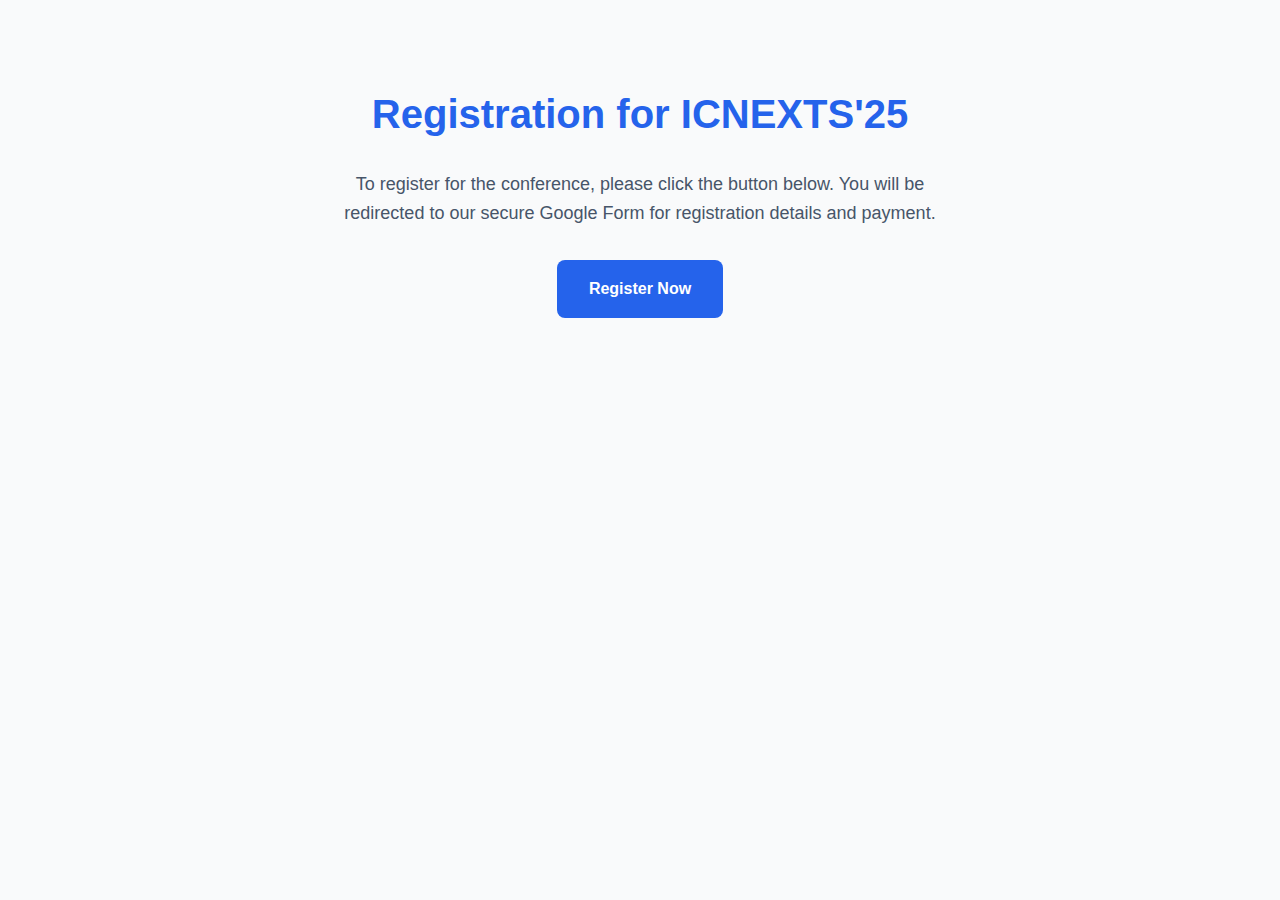
<file: registration.html>
<!DOCTYPE html>
<html lang="en">
<head>
  <meta charset="UTF-8">
  <meta name="viewport" content="width=device-width, initial-scale=1.0">
  <title>Registration - ICNEXTS'25</title>
  <link rel="stylesheet" href="styles.css">
  <style>
      .registration-content {
          display: flex;
          flex-direction: column;
          align-items: center;
          justify-content: center;
          min-height: 400px; /* Adjust as needed */
          text-align: center;
          padding: 2rem;
      }
      .registration-content h1 {
          font-size: 2.5rem;
          color: #2563eb;
          margin-bottom: 1.5rem;
      }
      .registration-content p {
          font-size: 1.125rem;
          color: #475569;
          margin-bottom: 2rem;
          max-width: 600px;
      }
      .registration-link {
          display: inline-block;
          background-color: #2563eb;
          color: white;
          padding: 1rem 2rem;
          border-radius: 0.5rem;
          text-decoration: none;
          font-weight: bold;
          transition: background-color 0.3s ease;
      }
      .registration-link:hover {
          background-color: #1d4ed8;
      }
  </style>
</head>
<body>
  <div id="header-placeholder"></div>

  <main class="registration-main">
      <div class="container registration-content">
          <h1>Registration for ICNEXTS'25</h1>
          <p>
              To register for the conference, please click the button below. You will be redirected to our secure Google Form for registration details and payment.
          </p>
          <a href="https://cmt3.research.microsoft.com/ICNEXTS2025/" target="_blank" class="registration-link">
              Register Now
          </a>
          
      </div>
  </main>

  <div id="footer-placeholder"></div>
  <script src="script.js"></script>
</body>
</html>
</file>
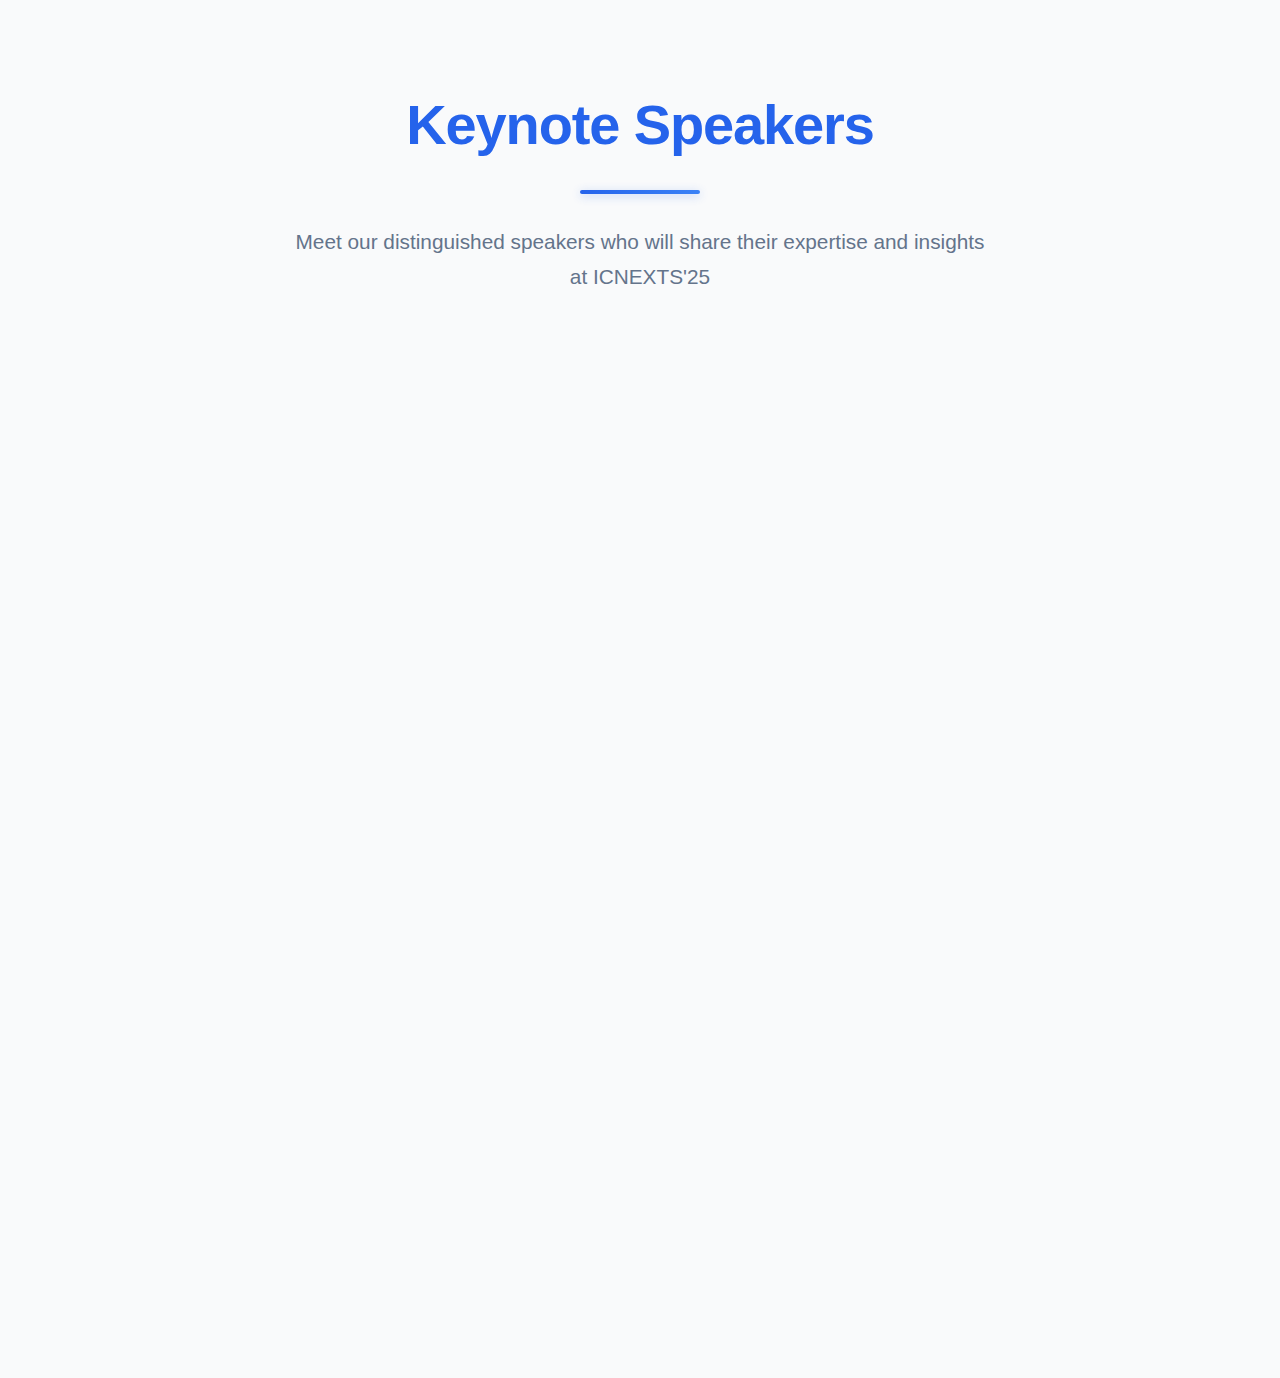
<file: speakers.html>
<!DOCTYPE html>
<html lang="en">
<head>
  <meta charset="UTF-8">
  <meta name="viewport" content="width=device-width, initial-scale=1.0">
  <title>Speakers - ICNEXTS'25</title>
  <link rel="stylesheet" href="styles.css">
  <link rel="stylesheet" href="speakers.css">
</head>
<body>
  <div id="header-placeholder"></div>

  <main class="speakers-main">
    <div class="speakers-container">
      <div class="speakers-header">
        <h1 class="speakers-title">Keynote Speakers</h1>
        <div class="title-underline"></div>
        <p class="speakers-subtitle">Meet our distinguished speakers who will share their expertise and insights at ICNEXTS'25</p>
      </div>
      
      <div class="speakers-grid">
        <!-- First Row -->
        <!-- First card in first row - Dr. Samuel Tensingh -->
        <div class="speaker-card speaker-card-linked" onclick="window.open('https://www.linkedin.com/in/samueltensingh/', '_blank')">
          <div class="speaker-image-wrapper">
            <img src="speaker1.jpeg" alt="Dr. Samuel Tensingh" class="speaker-image">
            <div class="image-overlay"></div>
          </div>
          <div class="speaker-content">
            <h3 class="speaker-name">Mr. Samuel Tensingh</h3><h5>(SMIEEE)</h5>
            <p class="speaker-position">Digital Backend Engineer</p>
            <p class="speaker-institution">Macquarie University </p>
            <p class="speaker-location">Australia</p>

          </div>
          <div class="linkedin-indicator">
            <svg width="20" height="20" viewBox="0 0 24 24" fill="#2563eb">
              <path d="M20.447 20.452h-3.554v-5.569c0-1.328-.027-3.037-1.852-3.037-1.853 0-2.136 1.445-2.136 2.939v5.667H9.351V9h3.414v1.561h.046c.477-.9 1.637-1.85 3.37-1.85 3.601 0 4.267 2.37 4.267 5.455v6.286zM5.337 7.433c-1.144 0-2.063-.926-2.063-2.065 0-1.138.92-2.063 2.063-2.063 1.14 0 2.064.925 2.064 2.063 0 1.139-.925 2.065-2.064 2.065zm1.782 13.019H3.555V9h3.564v11.452zM22.225 0H1.771C.792 0 0 .774 0 1.729v20.542C0 23.227.792 24 1.771 24h20.451C23.2 24 24 23.227 24 22.271V1.729C24 .774 23.2 0 22.222 0h.003z"/>
            </svg>
          </div>
        </div>

        <!-- Second card in first row - Dr. Shaikh Nayeem Faisal -->
        <div class="speaker-card speaker-card-linked" onclick="window.open('https://www.linkedin.com/in/shaikh-nayeem-faisal-599283136/', '_blank')">
          <div class="speaker-image-wrapper">
            <img src="speaker2.jpg" alt="Dr. Shaikh Nayeem Faisal" class="speaker-image">
            <div class="image-overlay"></div>
          </div>
          <div class="speaker-content">
            <h3 class="speaker-name">Dr. Shaikh Nayeem Faisal</h3>
            <p class="speaker-position">Professor & Researcher</p>
            <p class="speaker-institution">Deeptech Startup Founder</p>
            <p class="speaker-location">University of Sydney, Australia</p>
          </div>
          <div class="linkedin-indicator">
            <svg width="20" height="20" viewBox="0 0 24 24" fill="#2563eb">
              <path d="M20.447 20.452h-3.554v-5.569c0-1.328-.027-3.037-1.852-3.037-1.853 0-2.136 1.445-2.136 2.939v5.667H9.351V9h3.414v1.561h.046c.477-.9 1.637-1.85 3.37-1.85 3.601 0 4.267 2.37 4.267 5.455v6.286zM5.337 7.433c-1.144 0-2.063-.926-2.063-2.065 0-1.138.92-2.063 2.063-2.063 1.14 0 2.064.925 2.064 2.063 0 1.139-.925 2.065-2.064 2.065zm1.782 13.019H3.555V9h3.564v11.452zM22.225 0H1.771C.792 0 0 .774 0 1.729v20.542C0 23.227.792 24 1.771 24h20.451C23.2 24 24 23.227 24 22.271V1.729C24 .774 23.2 0 22.222 0h.003z"/>
            </svg>
          </div>
        </div>


      

        <!-- Second card in second row - Dr. Anand Nayyar -->
        <div class="speaker-card speaker-card-linked" onclick="window.open('https://www.linkedin.com/in/anandnayyar/', '_blank')">
          <div class="speaker-image-wrapper">
            <img src="speaker5.jpg" alt="Dr. Anand Nayyar" class="speaker-image">
            <div class="image-overlay"></div>
          </div>
          <div class="speaker-content">
            <h3 class="speaker-name">Dr. Anand Nayyar</h3>
            <p class="speaker-position">Professor & Scientist</p>
            <p class="speaker-institution">Vice-Chairman (Research), School of Computer Science</p>
            <p class="speaker-location">Duy Tan University, Vietnam</p>
          </div>
          <div class="linkedin-indicator" title="LinkedIn Profile">
            <svg width="20" height="20" viewBox="0 0 24 24" fill="#2563eb">
              <path d="M20.447 20.452h-3.554v-5.569c0-1.328-.027-3.037-1.852-3.037-1.853 0-2.136 1.445-2.136 2.939v5.667H9.351V9h3.414v1.561h.046c.477-.9 1.637-1.85 3.37-1.85 3.601 0 4.267 2.37 4.267 5.455v6.286zM5.337 7.433c-1.144 0-2.063-.926-2.063-2.065 0-1.138.92-2.063 2.063-2.063 1.14 0 2.064.925 2.064 2.063 0 1.139-.925 2.065-2.064 2.065zm1.782 13.019H3.555V9h3.564v11.452zM22.225 0H1.771C.792 0 0 .774 0 1.729v20.542C0 23.227.792 24 1.771 24h20.451C23.2 24 24 23.227 24 22.271V1.729C24 .774 23.2 0 22.222 0h.003z"/>
            </svg>
          </div>
        </div>

        <!-- Sixth card - Mitha Rachel Jose -->
        <div class="speaker-card speaker-card-linked" onclick="window.open('https://www.linkedin.com/in/mitha-rachel-jose/', '_blank')">
          <div class="speaker-image-wrapper">
            <img src="speaker6.jpeg" alt="Mitha Rachel Jose" class="speaker-image">
            <div class="image-overlay"></div>
          </div>
          <div class="speaker-content">
            <h3 class="speaker-name">Dr. Mitha Rachel Jose</h3>
            <p class="speaker-position">Senior Lecturer</p>
            <p class="speaker-institution">Laurea University of Applied Sciences</p>
            <p class="speaker-location">Espoo, Finland</p>
          </div>
          <div class="linkedin-indicator" title="LinkedIn Profile">
            <svg width="20" height="20" viewBox="0 0 24 24" fill="#2563eb">
              <path d="M20.447 20.452h-3.554v-5.569c0-1.328-.027-3.037-1.852-3.037-1.853 0-2.136 1.445-2.136 2.939v5.667H9.351V9h3.414v1.561h.046c.477-.9 1.637-1.85 3.37-1.85 3.601 0 4.267 2.37 4.267 5.455v6.286zM5.337 7.433c-1.144 0-2.063-.926-2.063-2.065 0-1.138.92-2.063 2.063-2.063 1.14 0 2.064.925 2.064 2.063 0 1.139-.925 2.065-2.064 2.065zm1.782 13.019H3.555V9h3.564v11.452zM22.225 0H1.771C.792 0 0 .774 0 1.729v20.542C0 23.227.792 24 1.771 24h20.451C23.2 24 24 23.227 24 22.271V1.729C24 .774 23.2 0 22.222 0h.003z"/>
            </svg>
          </div>
        </div>
      </div>
    </div>
  </main>

  <div id="footer-placeholder"></div>
  <script src="script.js"></script>
</body>
</html>
</file>
<file: conference_tracks.css>
body {
  font-family: "Inter", sans-serif;
  margin: 0;
  background: #f8fafc; /* Light gray background */
  line-height: 1.6;
  color: #334155; /* Default text color */
}

.container {
  max-width: 1024px; /* Max width similar to previous solution */
  margin: 0 auto;
  padding: 32px 16px;
}

.header-section h1 {
  font-size: 2.5rem; /* 40px */
  font-weight: 700;
  color: #1e293b; /* Darker text for heading */
  margin-bottom: 16px;
}

.header-section p {
  font-size: 1.125rem; /* 18px */
  color: #475569;
}

/* Card Styling */
.card {
  background: #ffffff;
  margin-bottom: 32px;
  border-radius: 0.5rem; /* 8px */
  box-shadow: 0 4px 12px rgba(0, 0, 0, 0.08); /* Subtle shadow */
  border: none; /* Remove default border */
}

.card-header {
  padding: 2rem; /* 32px */
  border-top-left-radius: 0.5rem;
  border-top-right-radius: 0.5rem;
  color: #ffffff;
}

.card-header.blue-gradient {
  background: linear-gradient(to right, #2563eb, #1d4ed8); /* Blue gradient */
}

.card-header.slate-gradient {
  background: linear-gradient(to right, #475569, #334155); /* Slate gradient */
}

.card-header-content {
  display: flex;
  align-items: center;
  gap: 0.75rem; /* 12px */
  margin-bottom: 0.5rem; /* 8px */
}

.card-header-content h2 {
  font-size: 1.5rem; /* 24px */
  font-weight: 600;
  margin: 0; /* Remove default margin */
}

.card-header .icon {
  width: 1.5rem; /* 24px */
  height: 1.5rem; /* 24px */
  color: #ffffff;
}

.card-description {
  font-size: 0.9375rem; /* 15px */
  color: rgba(255, 255, 255, 0.8);
}

.card-content {
  padding: 2rem; /* 32px */
}

/* Important Dates Grid */
.dates-grid {
  display: grid;
  grid-template-columns: 1fr; /* Single column by default */
  gap: 1.5rem; /* 24px */
}

@media (min-width: 768px) {
  /* Medium screens and up */
  .dates-grid {
    grid-template-columns: repeat(2, 1fr); /* Two columns */
  }
}

.date-item {
  display: flex;
  align-items: flex-start;
  gap: 1rem; /* 16px */
  padding: 1rem; /* 16px */
  border-radius: 0.5rem; /* 8px */
  border-left-width: 4px;
  border-left-style: solid;
}

.date-item h3 {
  font-weight: 600;
  color: #1e293b;
  margin-top: 0;
  margin-bottom: 0.25rem; /* 4px */
}

.date-highlight {
  font-size: 1.5rem; /* 24px */
  font-weight: 700;
  margin: 0;
}

.date-icon {
  width: 1.25rem; /* 20px */
  height: 1.25rem; /* 20px */
  flex-shrink: 0;
  margin-top: 0.25rem; /* 4px */
}

/* Date Item Colors */
.date-item.red {
  background-color: #fef2f2; /* red-50 */
  border-color: #ef4444; /* red-500 */
}
.date-item.red .date-icon,
.date-item.red .date-highlight {
  color: #dc2626; /* red-600 */
}

.date-item.orange {
  background-color: #fff7ed; /* orange-50 */
  border-color: #f97316; /* orange-500 */
}
.date-item.orange .date-icon,
.date-item.orange .date-highlight {
  color: #ea580c; /* orange-600 */
}

.date-item.yellow {
  background-color: #fffbeb; /* yellow-50 */
  border-color: #f59e0b; /* yellow-500 */
}
.date-item.yellow .date-icon,
.date-item.yellow .date-highlight {
  color: #d97706; /* yellow-600 */
}

.date-item.green {
  background-color: #f0fdf4; /* green-50 */
  border-color: #22c55e; /* green-500 */
}
.date-item.green .date-icon,
.date-item.green .date-highlight {
  color: #16a34a; /* green-600 */
}

.date-item.blue {
  background-color: #eff6ff; /* blue-50 */
  border-color: #3b82f6; /* blue-500 */
}
.date-item.blue .date-icon,
.date-item.blue .date-highlight {
  color: #2563eb; /* blue-600 */
}

/* General Instructions Styling */
.section-subheading {
  margin-bottom: 1rem; /* 16px */
}

.badge {
  display: inline-flex;
  align-items: center;
  padding: 0.25rem 0.75rem; /* 4px 12px */
  border-radius: 9999px; /* Full rounded */
  font-size: 0.875rem; /* 14px */
  font-weight: 500;
  background-color: #dbeafe; /* blue-100 */
  color: #1e40af; /* blue-800 */
}

.submission-section {
  margin-bottom: 2rem; /* 32px */
}

.submission-heading {
  font-size: 1.25rem; /* 20px */
  font-weight: 600;
  color: #1e293b;
  margin-top: 0;
  margin-bottom: 1rem; /* 16px */
}

.guidelines-list {
  list-style: none; /* Remove default list style */
  padding-left: 0;
  margin-top: 0;
  margin-bottom: 0; /* Remove default margin */
}

.guidelines-list li {
  display: flex;
  align-items: flex-start;
  margin-bottom: 1rem; /* 16px */
  text-align: justify;
  color: #475569;
}

.guidelines-list li::before {
  content: "";
  display: block;
  width: 0.5rem; /* 8px */
  height: 0.5rem; /* 8px */
  background-color: #3b82f6; /* blue-500 */
  border-radius: 50%;
  flex-shrink: 0;
  margin-right: 0.75rem; /* 12px */
  margin-top: 0.5rem; /* Align with text */
}

.guidelines-list li strong {
  font-weight: 600;
}

.link-text {
  color: #2563eb; /* blue-600 */
  text-decoration: underline;
  font-weight: 500;
  cursor: pointer;
}

.link-text:hover {
  color: #1d4ed8; /* blue-800 */
}

/* Fee Table Styling */
.fee-table-wrapper {
  overflow-x: auto; /* Allows horizontal scrolling on small screens */
  width: 100%;
  border-radius: 0.5rem; /* 8px */
  border: 1px solid #e2e8f0; /* slate-200 */
}

.fee-table {
  width: 100%;
  border-collapse: collapse;
  min-width: 600px; /* Ensure table doesn't get too narrow */
}

.fee-table th,
.fee-table td {
  border: 1px solid #e2e8f0; /* slate-200 */
  padding: 1rem; /* 16px */
  text-align: center;
}

.fee-table th {
  background-color: #f1f5f9; /* slate-100 */
  font-weight: 600;
  color: #1e293b;
  white-space: nowrap; /* Prevent header text from wrapping */
}

.fee-table td:first-child {
  text-align: left;
  font-weight: 500;
  color: #1e293b;
}

/* Tracks Grid Styling */
.tracks-grid {
  display: grid;
  grid-template-columns: 1fr; /* Single column by default */
  gap: 1rem; /* 16px */
}

@media (min-width: 768px) {
  /* Medium screens and up */
  .tracks-grid {
    grid-template-columns: repeat(2, 1fr); /* Two columns */
  }
}

@media (min-width: 1024px) {
  /* Large screens and up */
  .tracks-grid {
    grid-template-columns: repeat(3, 1fr); /* Three columns */
  }
}

.track-item {
  display: flex;
  align-items: center;
  gap: 0.75rem; /* 12px */
  padding: 1rem; /* 16px */
  border-radius: 0.5rem; /* 8px */
  background-color: #f8fafc; /* slate-50 */
  border: 1px solid #e2e8f0; /* slate-200 */
  transition: all 0.2s ease-in-out;
}

.track-item:hover {
  background-color: #f1f5f9; /* slate-100 */
  border-color: #cbd5e1; /* slate-300 */
  transform: translateY(-2px);
  box-shadow: 0 4px 12px rgba(0, 0, 0, 0.1);
}

.track-item h3 {
  font-size: 1rem; /* 16px */
  font-weight: 500;
  color: #1e293b;
  margin: 0;
  line-height: 1.4;
}

.track-icon {
  width: 1.25rem; /* 20px */
  height: 1.25rem; /* 20px */
  flex-shrink: 0;
  color: #3b82f6; /* blue-500 */
}

/* Header Section Styling */
.header-section {
  text-align: center;
  margin-bottom: 2rem; /* 32px */
  padding: 2rem 0;
}

.header-section h1 {
  font-size: 2.5rem; /* 40px */
  font-weight: 700;
  color: #1e293b; /* Darker text for heading */
  margin-bottom: 1rem; /* 16px */
  background: linear-gradient(to right, #2563eb, #1d4ed8);
  -webkit-background-clip: text;
  -webkit-text-fill-color: transparent;
  background-clip: text;
}

.header-section p {
  font-size: 1.125rem; /* 18px */
  color: #475569;
  max-width: 600px;
  margin: 0 auto;
}
</file>
<file: speakers.css>
/* Complete removal of all selectors and highlights */
* {
  -webkit-tap-highlight-color: transparent !important;
  -webkit-focus-ring-color: transparent !important;
  outline: none !important;
  -webkit-appearance: none !important;
  -moz-appearance: none !important;
  appearance: none !important;
}

*:focus,
*:active,
*:hover {
  outline: none !important;
  -webkit-tap-highlight-color: transparent !important;
  -webkit-focus-ring-color: transparent !important;
}

/* Reset and base styles */
* {
  margin: 0;
  padding: 0;
  box-sizing: border-box;
}

body {
  font-family: "Inter", "Segoe UI", -apple-system, BlinkMacSystemFont, sans-serif;
  line-height: 1.6;
  color: #1a202c;
  background-color: #f9fafb;
  min-height: 100vh;
}

/* Main speakers section */
.speakers-main {
  padding: 80px 0 100px;
  position: relative;
  background-color: #f9fafb;
}

.speakers-container {
  max-width: 1400px;
  margin: 0 auto;
  padding: 0 40px;
  position: relative;
  z-index: 1;
}

/* Header section */
.speakers-header {
  text-align: center;
  margin-bottom: 80px;
  animation: fadeInUp 0.8s ease-out;
}

.speakers-title {
  font-size: 3.5rem;
  font-weight: 800;
  color: #2563eb;
  margin-bottom: 20px;
  letter-spacing: -0.02em;
}

.title-underline {
  width: 120px;
  height: 4px;
  background: linear-gradient(90deg, #2563eb, #3b82f6);
  margin: 0 auto 30px;
  border-radius: 2px;
  box-shadow: 0 2px 10px rgba(37, 99, 235, 0.3);
}

.speakers-subtitle {
  font-size: 1.3rem;
  color: #64748b;
  max-width: 700px;
  margin: 0 auto;
  font-weight: 400;
  line-height: 1.7;
}

/* Speakers grid - 3 columns layout */
.speakers-grid {
  display: grid;
  grid-template-columns: repeat(3, 1fr);
  gap: 40px;
  max-width: 1200px;
  margin: 0 auto;
}

/* Speaker card - NO BLUE SELECTORS */
.speaker-card {
  background: #ffffff;
  border-radius: 24px;
  padding: 40px 30px;
  text-align: center;
  box-shadow: 0 10px 30px rgba(0, 0, 0, 0.08), 0 1px 8px rgba(0, 0, 0, 0.06);
  transition: all 0.4s cubic-bezier(0.4, 0, 0.2, 1);
  position: relative;
  overflow: hidden;
  border: 1px solid #e2e8f0;
  min-height: 400px;
  display: flex;
  flex-direction: column;
  justify-content: space-between;
  outline: none !important;
  -webkit-tap-highlight-color: transparent !important;
  -webkit-user-select: none;
  -moz-user-select: none;
  -ms-user-select: none;
  user-select: none;
}

/* Subtle hover effect without blue selectors */
.speaker-card:hover {
  transform: translateY(-8px);
  box-shadow: 0 20px 40px rgba(0, 0, 0, 0.12);
  border-color: #d1d5db;
  background: #fafafa;
}

/* Speaker image */
.speaker-image-wrapper {
  position: relative;
  margin-bottom: 30px;
  display: inline-block;
  flex-shrink: 0;
}

.speaker-image {
  width: 160px;
  height: 160px;
  border-radius: 50%;
  object-fit: cover;
  border: 5px solid #e2e8f0;
  box-shadow: 0 15px 35px rgba(0, 0, 0, 0.1);
  transition: all 0.4s ease;
  position: relative;
  z-index: 2;
  outline: none !important;
}

.image-overlay {
  position: absolute;
  top: 0;
  left: 0;
  right: 0;
  bottom: 0;
  border-radius: 50%;
  background: linear-gradient(135deg, rgba(0, 0, 0, 0.1), rgba(0, 0, 0, 0.05));
  opacity: 0;
  transition: all 0.4s ease;
  z-index: 3;
}

.speaker-card:hover .image-overlay {
  opacity: 1;
}

.speaker-card:hover .speaker-image {
  transform: scale(1.05);
  border-color: #d1d5db;
}

/* Speaker content */
.speaker-content {
  position: relative;
  z-index: 4;
  flex-grow: 1;
  display: flex;
  flex-direction: column;
  justify-content: center;
  text-align: center;
}

.speaker-name {
  font-size: 1.5rem;
  font-weight: 700;
  color: #1e293b;
  margin-bottom: 12px;
  line-height: 1.3;
  transition: color 0.3s ease;
  text-align: center;
  outline: none !important;
}

.speaker-card:hover .speaker-name {
  color: #374151;
}

.speaker-position {
  font-size: 1.1rem;
  font-weight: 600;
  color: #2563eb;
  margin-bottom: 15px;
  text-transform: uppercase;
  letter-spacing: 0.5px;
  text-align: center;
  outline: none !important;
}

.speaker-institution {
  font-size: 1rem;
  color: #475569;
  margin-bottom: 8px;
  font-weight: 500;
  line-height: 1.4;
  text-align: center;
  max-width: 100%;
  word-wrap: break-word;
  outline: none !important;
}

.speaker-location {
  font-size: 0.95rem;
  color: #64748b;
  font-weight: 400;
  font-style: italic;
  text-align: center;
  outline: none !important;
}

/* Clickable speaker cards - NO BLUE EFFECTS */
.speaker-card-linked {
  cursor: pointer;
  position: relative;
  outline: none !important;
  -webkit-tap-highlight-color: transparent !important;
  -webkit-touch-callout: none;
  -webkit-user-select: none;
  -khtml-user-select: none;
  -moz-user-select: none;
  -ms-user-select: none;
  user-select: none;
}

.speaker-card-linked:hover {
  transform: translateY(-8px);
  box-shadow: 0 20px 40px rgba(0, 0, 0, 0.12);
  border-color: #d1d5db;
  background: #fafafa;
  cursor: pointer;
}

.speaker-card-linked:active {
  transform: translateY(-4px);
}

.speaker-card-linked:focus {
  outline: none !important;
  -webkit-tap-highlight-color: transparent !important;
}

/* Link indicators - subtle without blue */
.linkedin-indicator {
  position: absolute;
  top: 15px;
  right: 15px;
  opacity: 0;
  transition: opacity 0.3s ease;
  background: rgba(255, 255, 255, 0.95);
  border-radius: 50%;
  padding: 8px;
  box-shadow: 0 2px 8px rgba(0, 0, 0, 0.1);
  cursor: pointer;
  z-index: 10;
  outline: none !important;
}

.speaker-card-linked:hover .linkedin-indicator {
  opacity: 1;
}

.scholar-indicator {
  position: absolute;
  top: 15px;
  right: 15px;
  opacity: 0;
  transition: opacity 0.3s ease;
  background: rgba(255, 255, 255, 0.95);
  border-radius: 50%;
  padding: 8px;
  box-shadow: 0 2px 8px rgba(0, 0, 0, 0.1);
  cursor: pointer;
  z-index: 10;
  outline: none !important;
}

.speaker-card-linked:hover .scholar-indicator {
  opacity: 1;
}

.portfolio-indicator {
  position: absolute;
  top: 15px;
  right: 15px;
  opacity: 0;
  transition: opacity 0.3s ease;
  background: rgba(255, 255, 255, 0.95);
  border-radius: 50%;
  padding: 8px;
  box-shadow: 0 2px 8px rgba(0, 0, 0, 0.1);
  z-index: 10;
  outline: none !important;
}

.speaker-card-linked:hover .portfolio-indicator {
  opacity: 1;
}

/* Ensure proper pointer events */
.speaker-card-linked * {
  pointer-events: none;
  outline: none !important;
}

.speaker-card-linked {
  pointer-events: auto;
}

.linkedin-indicator,
.scholar-indicator,
.portfolio-indicator {
  pointer-events: auto !important;
}

/* Responsive design */
@media (max-width: 1200px) {
  .speakers-container {
    padding: 0 30px;
  }
  .speakers-grid {
    gap: 30px;
  }
}

@media (max-width: 992px) {
  .speakers-grid {
    grid-template-columns: repeat(2, 1fr);
    max-width: 800px;
  }
  .speakers-title {
    font-size: 3rem;
  }
}

@media (max-width: 768px) {
  .speakers-main {
    padding: 60px 0 80px;
  }
  .speakers-container {
    padding: 0 20px;
  }
  .speakers-header {
    margin-bottom: 60px;
  }
  .speakers-title {
    font-size: 2.5rem;
  }
  .speakers-subtitle {
    font-size: 1.1rem;
  }
  .speakers-grid {
    grid-template-columns: 1fr;
    gap: 40px;
    max-width: 400px;
  }
  .speaker-card {
    padding: 35px 25px;
    min-height: 350px;
  }
  .speaker-image {
    width: 140px;
    height: 140px;
  }
}

@media (max-width: 480px) {
  .speakers-title {
    font-size: 2rem;
  }
  .speakers-subtitle {
    font-size: 1rem;
  }
  .speaker-card {
    padding: 30px 20px;
    min-height: 320px;
  }
  .speaker-image {
    width: 120px;
    height: 120px;
  }
  .speaker-name {
    font-size: 1.3rem;
  }
  .speaker-position {
    font-size: 1rem;
  }
  .speaker-institution {
    font-size: 0.9rem;
  }
}

/* Animation keyframes */
@keyframes fadeInUp {
  from {
    opacity: 0;
    transform: translateY(40px);
  }
  to {
    opacity: 1;
    transform: translateY(0);
  }
}

/* Staggered animation for cards */
.speaker-card {
  opacity: 0;
  animation: fadeInUp 0.8s ease-out forwards;
}

.speaker-card:nth-child(1) {
  animation-delay: 0.1s;
}
.speaker-card:nth-child(2) {
  animation-delay: 0.2s;
}
.speaker-card:nth-child(3) {
  animation-delay: 0.3s;
}
.speaker-card:nth-child(4) {
  animation-delay: 0.4s;
}
.speaker-card:nth-child(5) {
  animation-delay: 0.5s;
}
.speaker-card:nth-child(6) {
  animation-delay: 0.6s;
}

/* Loading state */
.speaker-image:not([src*="data:"]) {
  background: linear-gradient(45deg, #f1f5f9, #e2e8f0);
  background-size: 400% 400%;
  animation: shimmer 1.5s ease-in-out infinite;
}

@keyframes shimmer {
  0% {
    background-position: 0% 50%;
  }
  50% {
    background-position: 100% 50%;
  }
  100% {
    background-position: 0% 50%;
  }
}

/* Complete removal of all possible selectors */
.speaker-card,
.speaker-card *,
.speaker-card-linked,
.speaker-card-linked *,
.speaker-image,
.speaker-content,
.speaker-name,
.speaker-position,
.speaker-institution,
.speaker-location,
.speaker-image-wrapper,
.image-overlay,
.linkedin-indicator,
.scholar-indicator,
.portfolio-indicator {
  outline: none !important;
  -webkit-tap-highlight-color: transparent !important;
  -webkit-focus-ring-color: transparent !important;
  -webkit-appearance: none !important;
  -moz-outline: none !important;
  -moz-user-select: none;
  -webkit-user-select: none;
  -ms-user-select: none;
  user-select: none;
  -webkit-touch-callout: none;
}

/* Override any possible browser defaults */
.speaker-card::-moz-focus-inner,
.speaker-card-linked::-moz-focus-inner {
  border: 0 !important;
  outline: none !important;
}

/* Remove all focus states completely */
.speaker-card:focus,
.speaker-card:active,
.speaker-card-linked:focus,
.speaker-card-linked:active,
.speaker-card *:focus,
.speaker-card *:active,
.speaker-card-linked *:focus,
.speaker-card-linked *:active {
  outline: none !important;
  -webkit-tap-highlight-color: transparent !important;
  -webkit-focus-ring-color: transparent !important;
  box-shadow: none !important;
  border: none !important;
}

@media (prefers-reduced-motion: reduce) {
  .speaker-card,
  .speaker-image,
  .image-overlay {
    transition: none;
  }
  .speaker-card {
    animation: none;
    opacity: 1;
  }
}
</file>
<file: styles.css>
/* Reset and Base Styles */
* {
  margin: 0;
  padding: 0;
  box-sizing: border-box;
}

body {
  font-family: Arial, Helvetica, sans-serif;
  line-height: 1.6;
  color: #333;
  background-color: #f9fafb;
}

/* Utility Classes */
.container {
  max-width: 1280px;
  margin: 0 auto;
  padding: 0 1rem;
}

.flex {
  display: flex;
}

.items-center {
  align-items: center;
}

.justify-center {
  justify-content: center;
}

.justify-between {
  justify-content: space-between;
}

.text-center {
  text-align: center;
}

.text-justify {
  text-align: justify;
}

.hidden {
  display: none;
}

.block {
  display: block;
}

.relative {
  position: relative;
}

.absolute {
  position: absolute;
}

.fixed {
  position: fixed;
}

.inset-0 {
  top: 0;
  right: 0;
  bottom: 0;
  left: 0;
}

.z-10 {
  z-index: 10;
}

.z-50 {
  z-index: 50;
}

/* Header Styles */
.header {
  background: white;
  box-shadow: 0 4px 6px -1px rgba(0, 0, 0, 0.1);
}

.header-main {
  background-color: #f9fafb;
  color: #374151;
  padding: 3rem 1rem;
  border-bottom: 4px solid #1d4ed8;
}

.header-content {
  display: flex;
  align-items: center;
  justify-content: space-between;
  max-width: 1280px;
  margin: 0 auto;
}

.logo-container {
  flex-shrink: 0;
}

.logo {
  width: 130px;
  height: 130px;
  object-fit: contain;
}

.title-container {
  flex: 1;
  text-align: center;
  padding: 0 2rem;
}

.main-title {
  font-size: 4rem;
  font-weight: bold;
  margin-bottom: 1.5rem;
}

.subtitle {
  font-size: 1.5rem;
  font-weight: normal;
  margin-bottom: 1.5rem;
  line-height: 1.6;
  max-width: 64rem;
  margin-left: auto;
  margin-right: auto;
}

.organized-by {
  font-size: 1.125rem;
  font-weight: normal;
  margin-bottom: 0.5rem;
  padding-left: 3px;
}

.college-name {
  font-size: 1.5rem;
  font-weight: 500;
}

/* Navigation Styles */
.nav {
  background-color: #475569;
}

.nav-container {
  max-width: 1280px;
  margin: 0 auto;
  padding: 0 1rem;
}

.nav-menu {
  display: flex;
  align-items: center;
  justify-content: center;
  gap: 2rem;
  padding: 0.75rem 0;
  overflow-x: auto;
  padding-bottom: 10px; /* Added to ensure scrollbar is visible */
  -webkit-overflow-scrolling: touch; /* For smoother scrolling on iOS */
}

.nav-link {
  color: white;
  text-decoration: none;
  font-weight: 500;
  font-size: 1rem;
  padding: 0.25rem 0.5rem;
  white-space: nowrap;
  transition: color 0.2s;
}

.nav-link:hover {
  color: #93c5fd;
}

.nav-link.active {
  color: #93c5fd; /* Highlight color for active link */
  font-weight: 700;
  border-bottom: 2px solid #93c5fd;
}

/* Update Banner */
.update-banner {
  background-color: #0ea5e9;
  color: white;
  padding: 0.75rem 1rem;
}

.update-content {
  max-width: 1280px;
  margin: 0 auto;
  display: flex;
  align-items: center;
}

.update-label {
  background-color: #0284c7;
  color: white;
  padding: 0.25rem 0.75rem;
  border-radius: 0.375rem;
  font-size: 0.875rem;
  font-weight: 600;
  margin-right: 1rem;
}

.update-text {
  font-size: 0.875rem;
  font-weight: 500;
}

/* Slideshow Styles */
.slideshow-section {
  background: linear-gradient(to bottom right, #f3f4f6, #e5e7eb);
  padding: 2rem 0 4rem;
}

.slideshow-container {
  position: relative;
  height: 600px;
  border-radius: 1rem;
  overflow: hidden;
  box-shadow: 0 25px 50px -12px rgba(0, 0, 0, 0.25);
  max-width: 1280px;
  margin: 0 auto;
}

.slide {
  position: absolute;
  top: 0;
  left: 0;
  width: 100%;
  height: 100%;
  opacity: 0;
  transition: all 1.5s ease-in-out;
}

.slide.active {
  opacity: 1;
}

.slide img {
  width: 100%;
  height: 100%;
  object-fit: cover;
}

.slide-overlay {
  position: absolute;
  top: 0;
  left: 0;
  right: 0;
  bottom: 0;
  background: linear-gradient(to top, rgba(0, 0, 0, 0.5), transparent, transparent);
}

.slide-caption {
  position: absolute;
  bottom: 0;
  left: 0;
  right: 0;
  padding: 2rem;
}

.caption-box {
  background: rgba(255, 255, 255, 0.9);
  backdrop-filter: blur(4px);
  border-radius: 0.5rem;
  padding: 1rem;
  max-width: 24rem;
}

.caption-title {
  font-size: 1.25rem;
  font-weight: 600;
  color: #374151;
  margin-bottom: 0.5rem;
}

.caption-subtitle {
  color: #6b7280;
  font-size: 0.875rem;
}

.slide-dots {
  position: absolute;
  bottom: 1.5rem;
  right: 1.5rem;
  display: flex;
  gap: 0.5rem;
}

.dot {
  width: 0.75rem;
  height: 0.75rem;
  border-radius: 50%;
  background: rgba(255, 255, 255, 0.5);
  cursor: pointer;
  transition: all 0.3s;
}

.dot.active {
  background: white;
  transform: scale(1.25);
}

.progress-bar {
  position: absolute;
  top: 0;
  left: 0;
  right: 0;
  height: 4px;
  background: rgba(0, 0, 0, 0.2);
}

.progress-fill {
  height: 100%;
  background: linear-gradient(to right, #3b82f6, #0ea5e9);
  transition: width 5s linear;
}

/* Main Content Styles */
.main-content {
  background-color: #f9fafb;
  padding: 4rem 0;
}

.content-container {
  max-width: 1280px;
  margin: 0 auto;
  padding: 0 1rem;
}

.card {
  background: white;
  border-radius: 1rem;
  box-shadow: 0 10px 15px -3px rgba(0, 0, 0, 0.1);
  overflow: hidden;
  margin-bottom: 2rem;
}

.card-header {
  background-color: #2563eb;
  padding: 1rem 2rem;
}

.card-title {
  font-size: 1.875rem;
  font-weight: bold;
  color: white;
}

.card-content {
  padding: 2rem;
}

.card-text {
  color: #374151;
  line-height: 1.6;
  margin-bottom: 1rem;
}

.grid {
  display: grid;
  gap: 2rem;
}

.grid-cols-2 {
  grid-template-columns: repeat(2, 1fr);
}

.grid-cols-3 {
  grid-template-columns: repeat(3, 1fr);
}

.grid-cols-4 {
  grid-template-columns: repeat(4, 1fr);
}

/* Conference Tracks */
.track-list {
  list-style: none;
  padding: 0;
}

.track-item {
  display: flex;
  align-items: flex-start;
  margin-bottom: 0.75rem;
}

.track-bullet {
  width: 0.5rem;
  height: 0.5rem;
  background-color: #2563eb;
  border-radius: 50%;
  margin-top: 0.5rem;
  margin-right: 0.75rem;
  flex-shrink: 0;
}

.track-text {
  font-size: 0.875rem;
  color: #374151;
}

/* Important Dates */
.date-card {
  background: white;
  border-radius: 1rem;
  box-shadow: 0 10px 15px -3px rgba(0, 0, 0, 0.1);
  overflow: hidden;
  border-top: 4px solid #2563eb;
  height: 16rem;
  display: flex;
  flex-direction: column;
  align-items: center;
  justify-content: center;
  text-align: center;
  padding: 1.5rem;
}

.date-icon {
  width: 3rem;
  height: 3rem;
  color: #2563eb;
  margin-bottom: 1rem;
}

.date-title {
  font-size: 1rem;
  font-weight: bold;
  color: #2563eb;
  margin-bottom: 1rem;
  line-height: 1.2;
}

.date-value {
  font-size: 1.25rem;
  font-weight: bold;
  color: #16a34a;
}

.date-year {
  font-size: 0.875rem;
  color: #6b7280;
  margin-top: 0.25rem;
}

/* Downloads */
.download-card {
  background-color: #2563eb;
  border-radius: 1rem;
  box-shadow: 0 10px 15px -3px rgba(0, 0, 0, 0.1);
  height: 12rem;
  display: flex;
  flex-direction: column;
  align-items: center;
  justify-content: center;
  text-align: center;
  padding: 1.5rem;
  cursor: pointer;
  transition: background-color 0.2s;
  text-decoration: none;
  color: white;
}

.download-card:hover {
  background-color: #1d4ed8;
  color: white;
}

.download-icon {
  width: 3rem;
  height: 3rem;
  color: white;
  margin-bottom: 1rem;
}

.download-title {
  font-size: 1rem;
  font-weight: bold;
  color: white;
  line-height: 1.2;
}

/* Footer */
.footer {
  background-color: #111827;
  color: white;
  padding: 2rem 0;
  margin-top: 4rem;
}

.footer-content {
  max-width: 1280px;
  margin: 0 auto;
  padding: 0 1rem;
  text-align: center;
}

.footer-title {
  font-size: 1.5rem;
  font-weight: bold;
  margin-bottom: 0.5rem;
}

.footer-text {
  color: #d1d5db;
}

.footer-highlight {
  color: #60a5fa;
  font-weight: 600;
}

/* Contact Page Styles */
.contact-main {
  background-color: #f9fafb;
  padding: 4rem 0;
}

.map-container {
  background: white;
  border-radius: 1rem;
  box-shadow: 0 10px 15px -3px rgba(0, 0, 0, 0.1);
  overflow: hidden;
  margin-bottom: 4rem;
}

.map-frame {
  height: 500px;
  width: 100%;
  border: 0;
}

.contact-grid {
  display: grid;
  grid-template-columns: repeat(2, 1fr);
  gap: 3rem;
}

.contact-section {
  margin-bottom: 1.5rem;
}

.contact-title {
  font-size: 1.5rem;
  font-weight: bold;
  color: #2563eb;
  margin-bottom: 1rem;
  display: flex;
  align-items: center;
}

.contact-icon {
  width: 1.5rem;
  height: 1.5rem;
  margin-right: 0.75rem;
}

.contact-text {
  color: #374151;
  font-size: 1.125rem;
  line-height: 1.6;
}

.contact-info {
  margin-bottom: 0.5rem;
}

.contact-link {
  color: #2563eb;
  text-decoration: underline;
}

.contact-link:hover {
  color: #1d4ed8;
}

.query-box {
  background-color: #eff6ff;
  border-radius: 0.5rem;
  padding: 1.5rem;
}

.query-text {
  color: #374151;
  margin-bottom: 1rem;
}

.email-box {
  background: white;
  border-radius: 0.5rem;
  padding: 1rem;
  border-left: 4px solid #2563eb;
  margin-bottom: 0.75rem;
}

.email-text {
  color: #2563eb;
  font-weight: 600;
}

.office-hours {
  background-color: #f9fafb;
  border-radius: 0.5rem;
  padding: 1.5rem;
}

.office-title {
  font-size: 1.125rem;
  font-weight: bold;
  color: #374151;
  margin-bottom: 0.75rem;
}

/* Responsive Design */
@media (max-width: 768px) {
  .main-title {
    font-size: 2.5rem;
  }

  .subtitle {
    font-size: 1.125rem;
  }

  .college-name {
    font-size: 1.25rem;
  }

  .nav-menu {
    gap: 1rem;
  }

  .nav-link {
    font-size: 0.875rem;
    padding: 0.25rem;
  }

  .slideshow-container {
    height: 400px;
  }

  .grid-cols-2,
  .grid-cols-3,
  .grid-cols-4 {
    grid-template-columns: 1fr;
  }

  .contact-grid {
    grid-template-columns: 1fr;
  }

  .header-content {
    flex-direction: column;
    text-align: center;
  }

  .title-container {
    padding: 2rem 0 0;
  }
}

@media (max-width: 480px) {
  .main-title {
    font-size: 2rem;
  }

  .subtitle {
    font-size: 1rem;
  }

  .slideshow-container {
    height: 300px;
  }

  .card-content {
    padding: 1rem;
  }

  .date-card {
    height: 14rem;
  }
  /* Adjust padding for nav-menu on very small screens */
  .nav-menu {
    padding-left: 0.5rem;
    padding-right: 0.5rem;
  }
}
</file>
